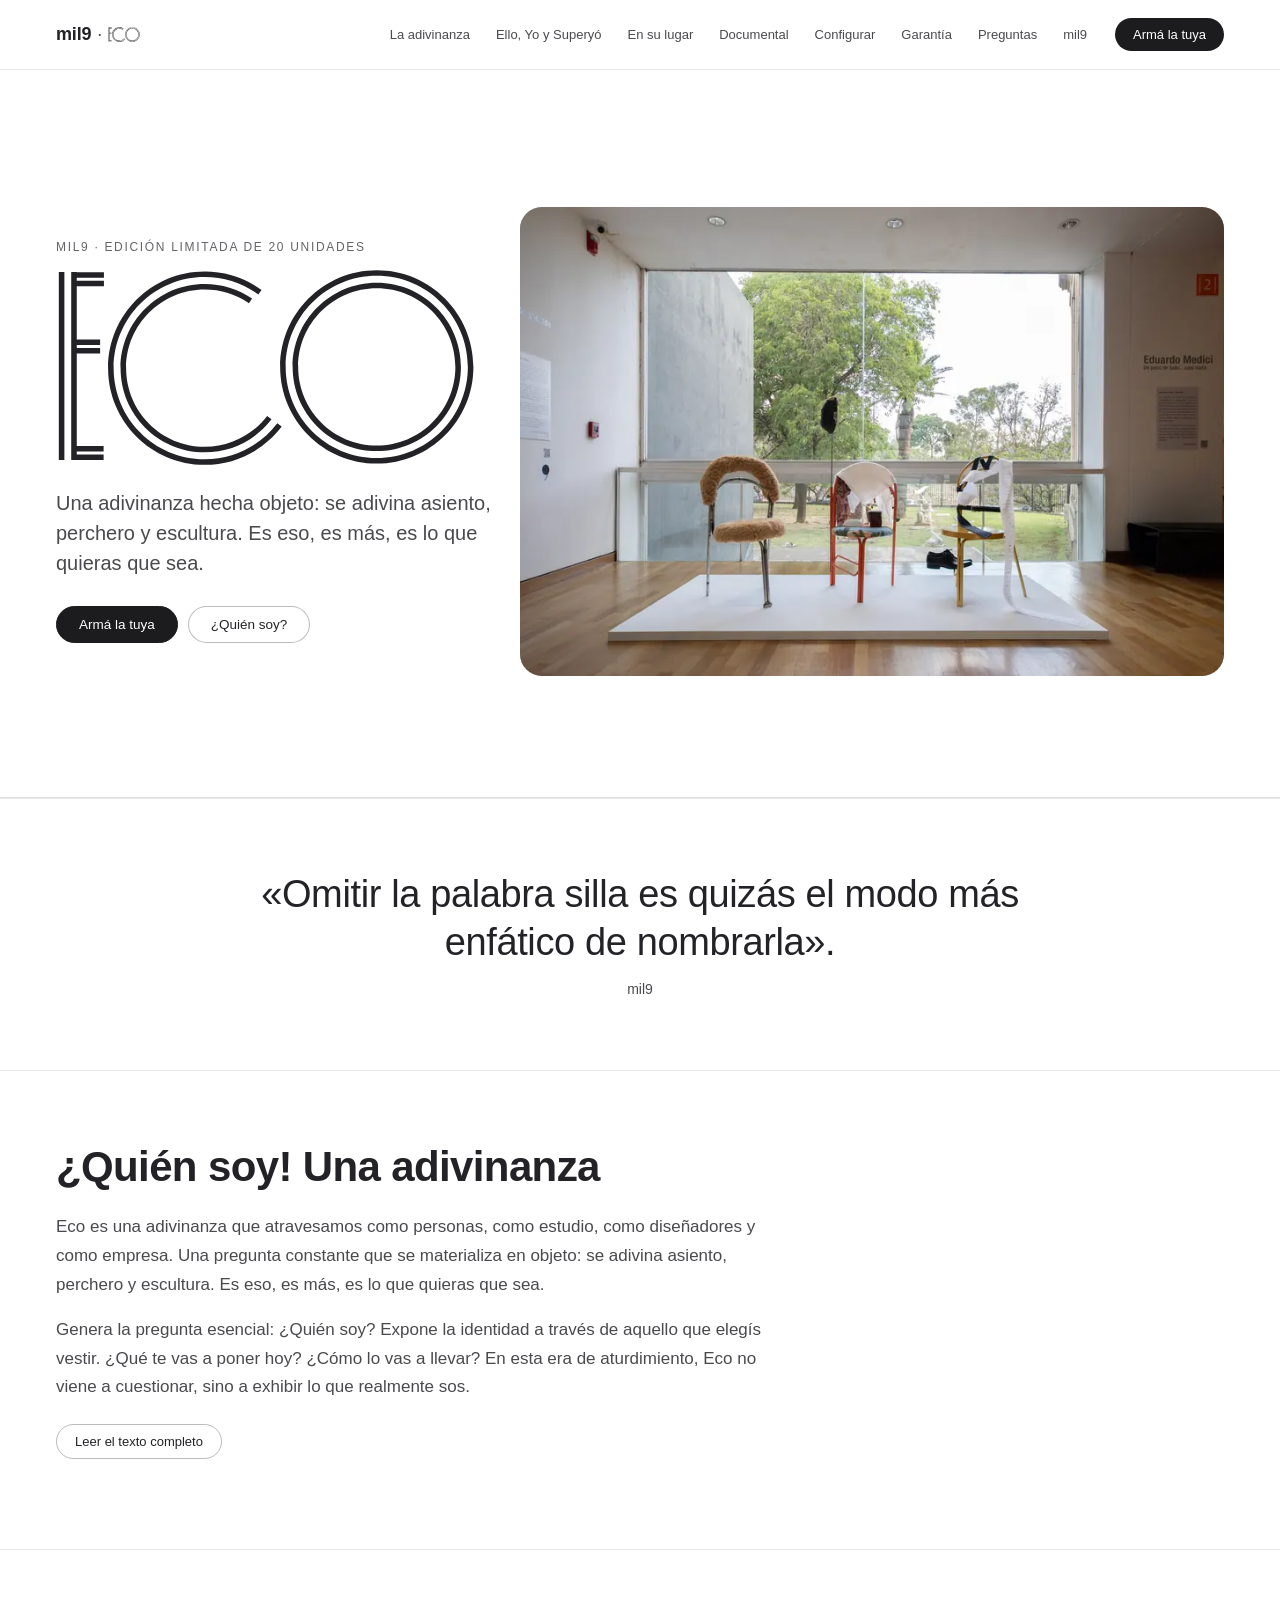
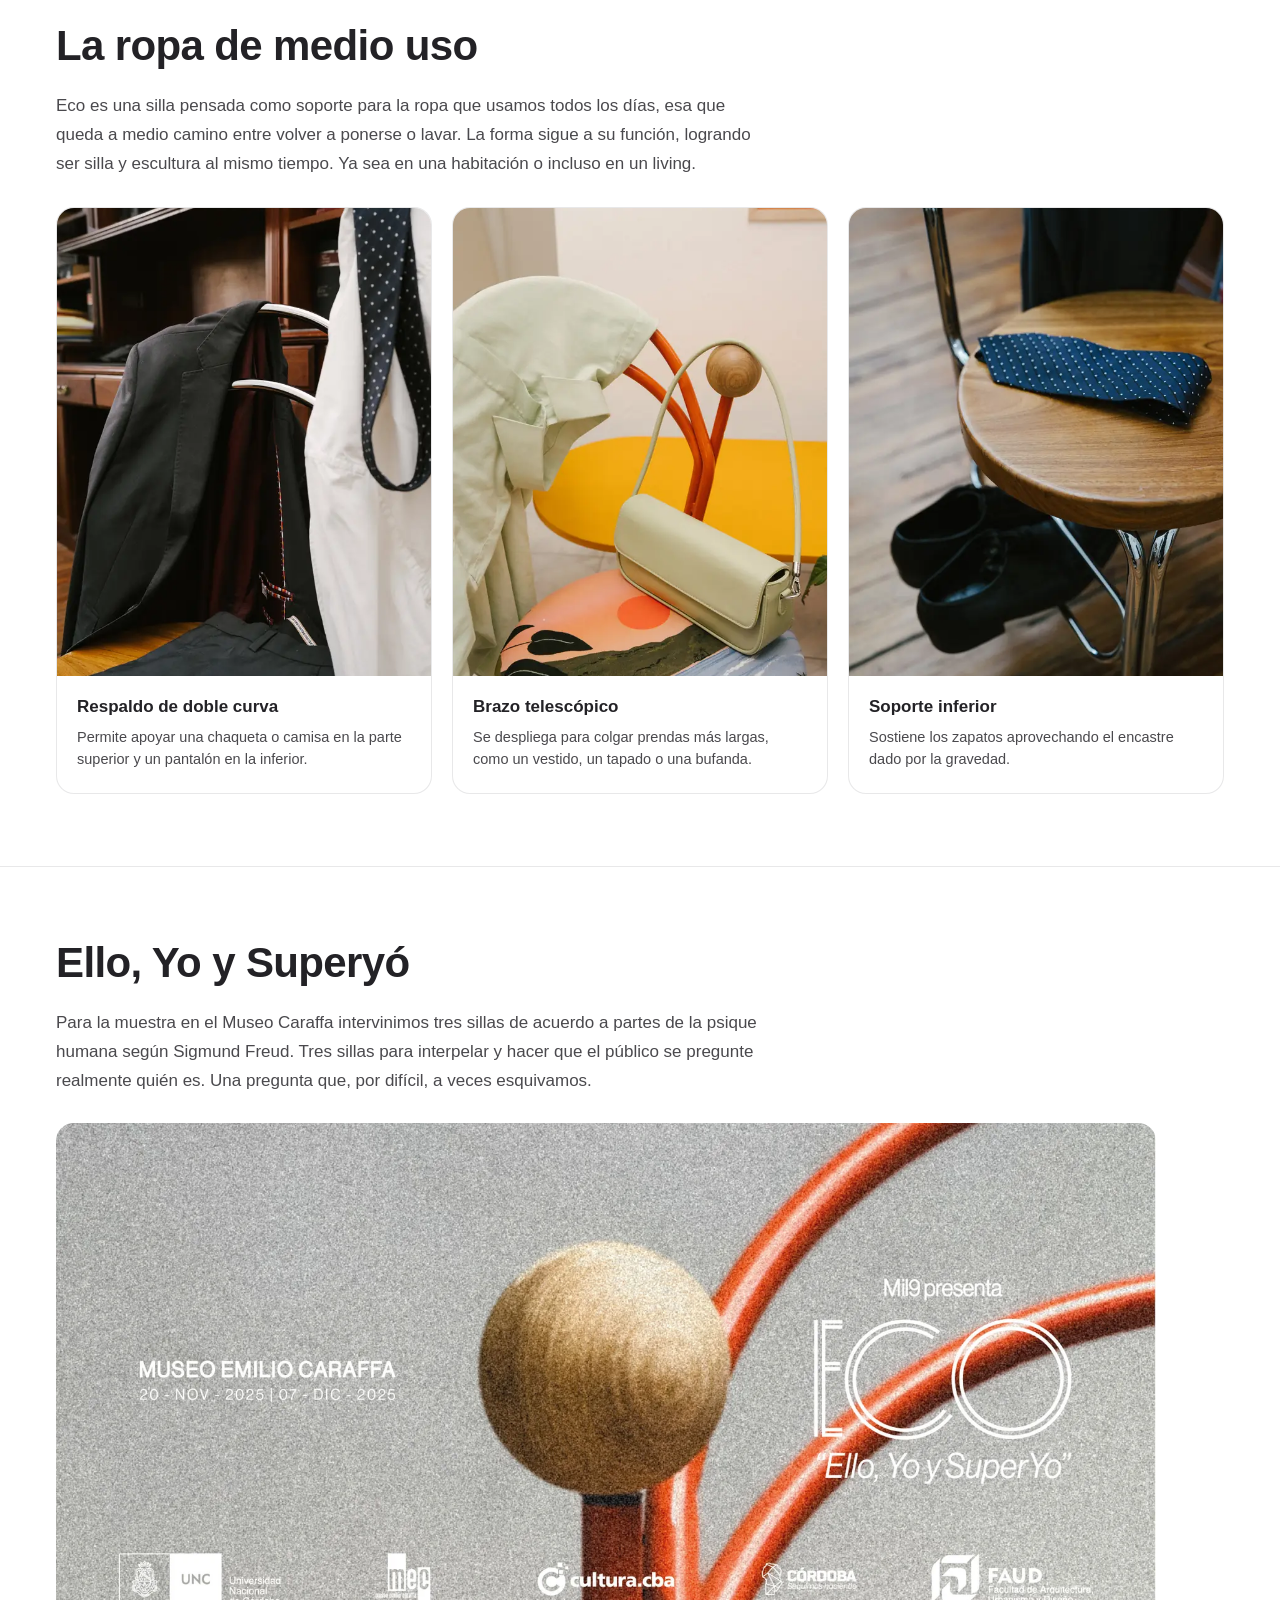
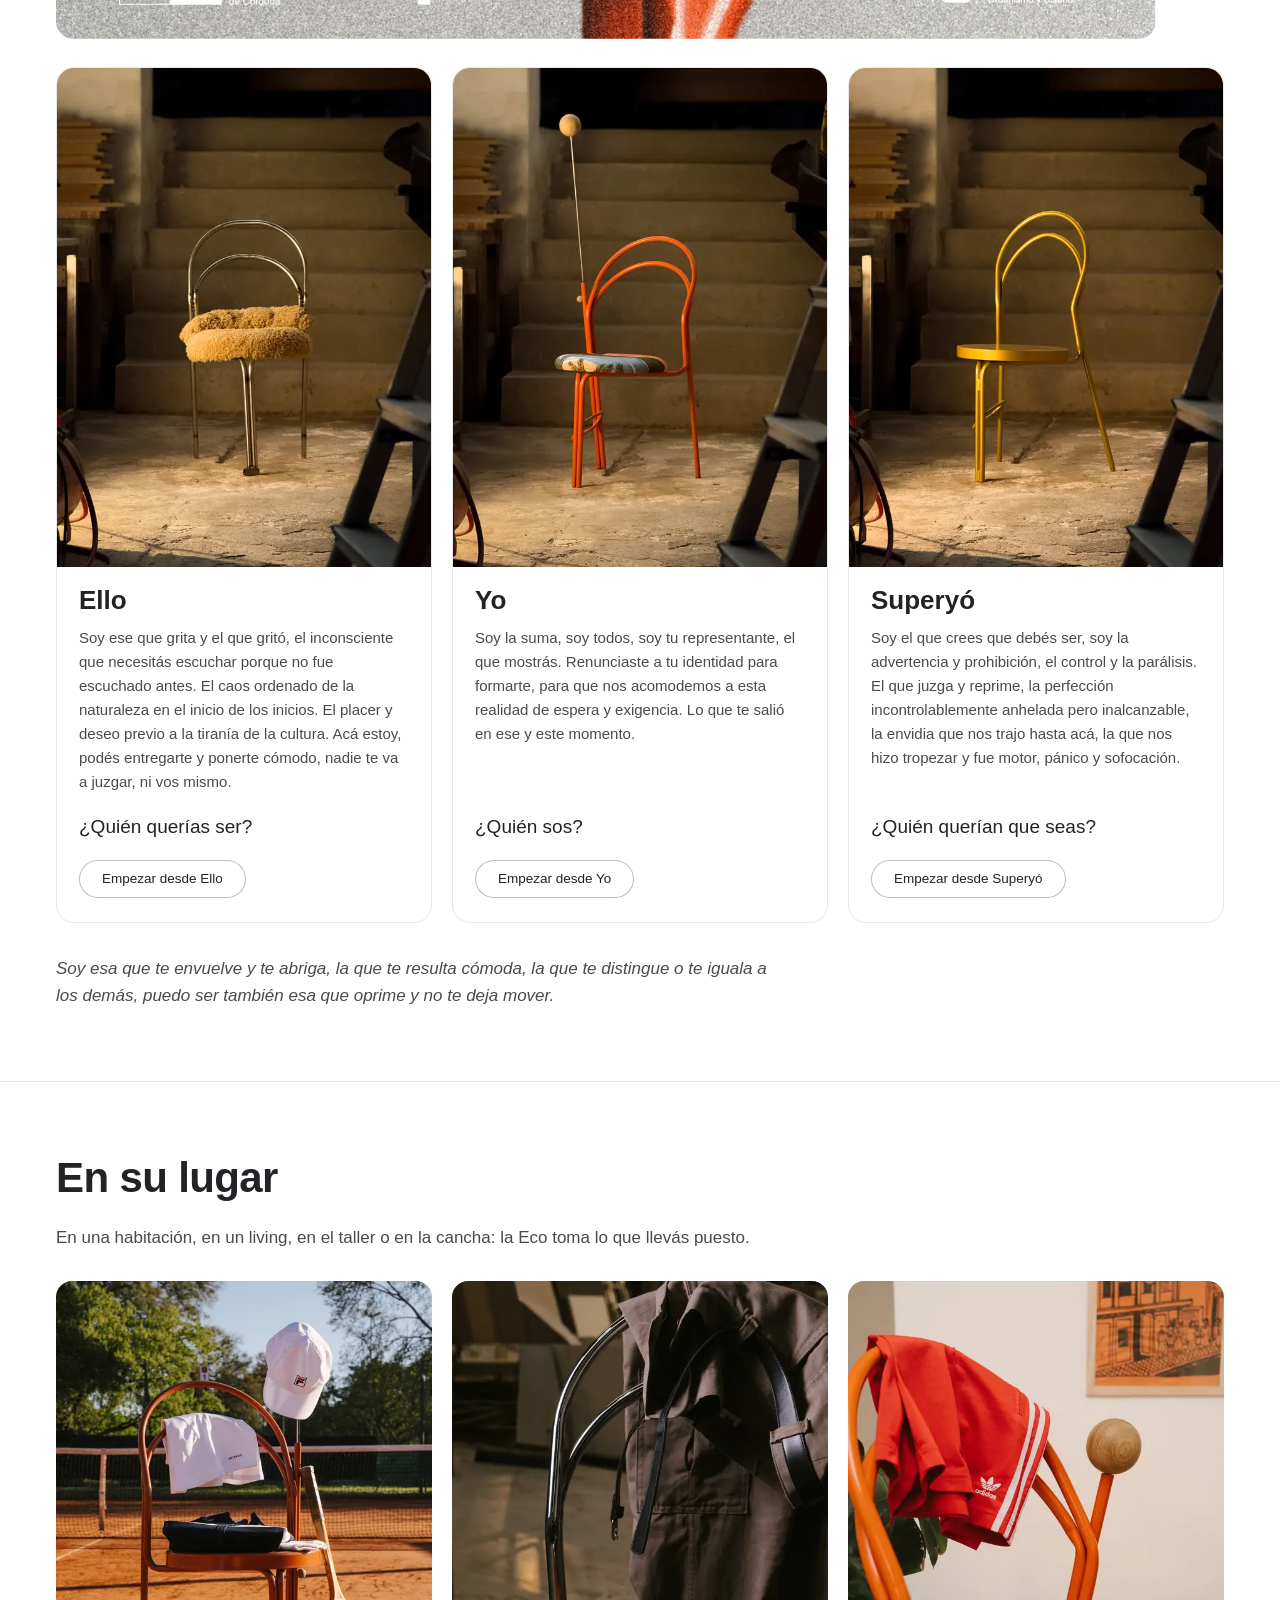
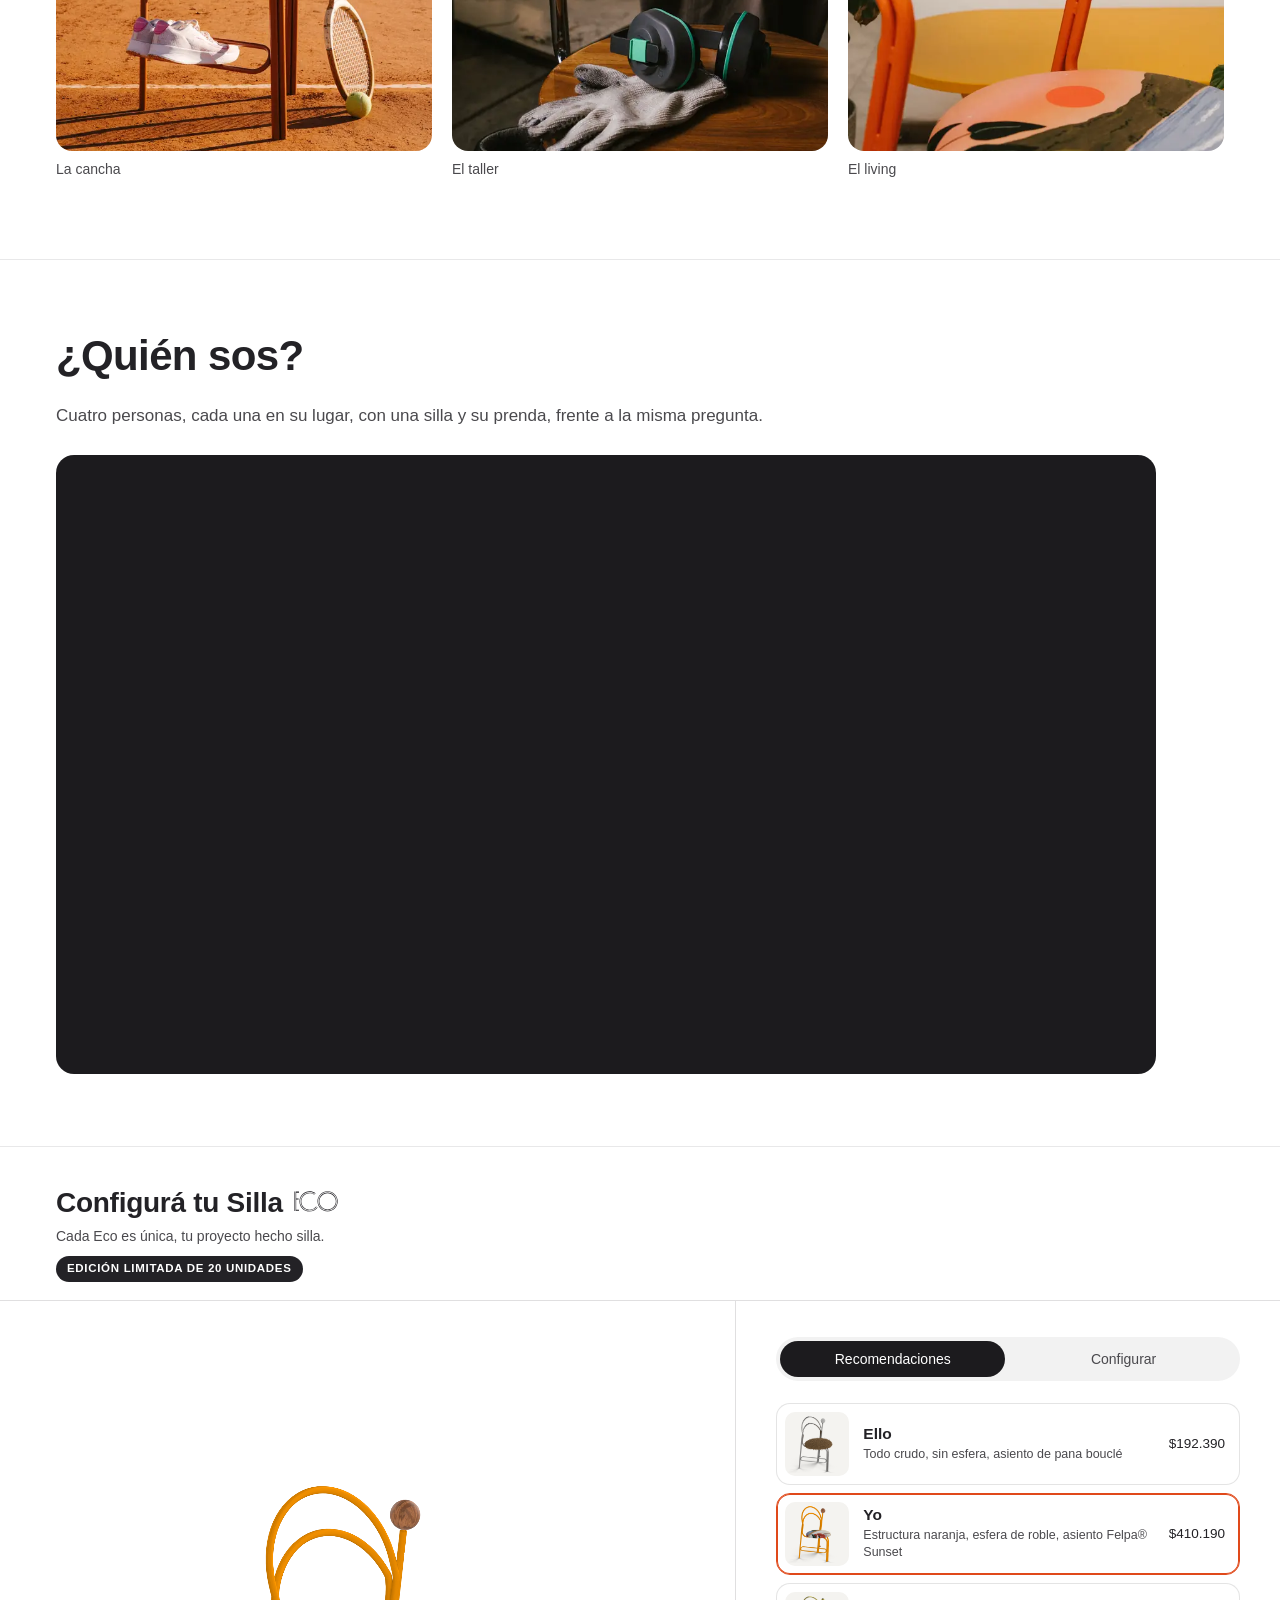
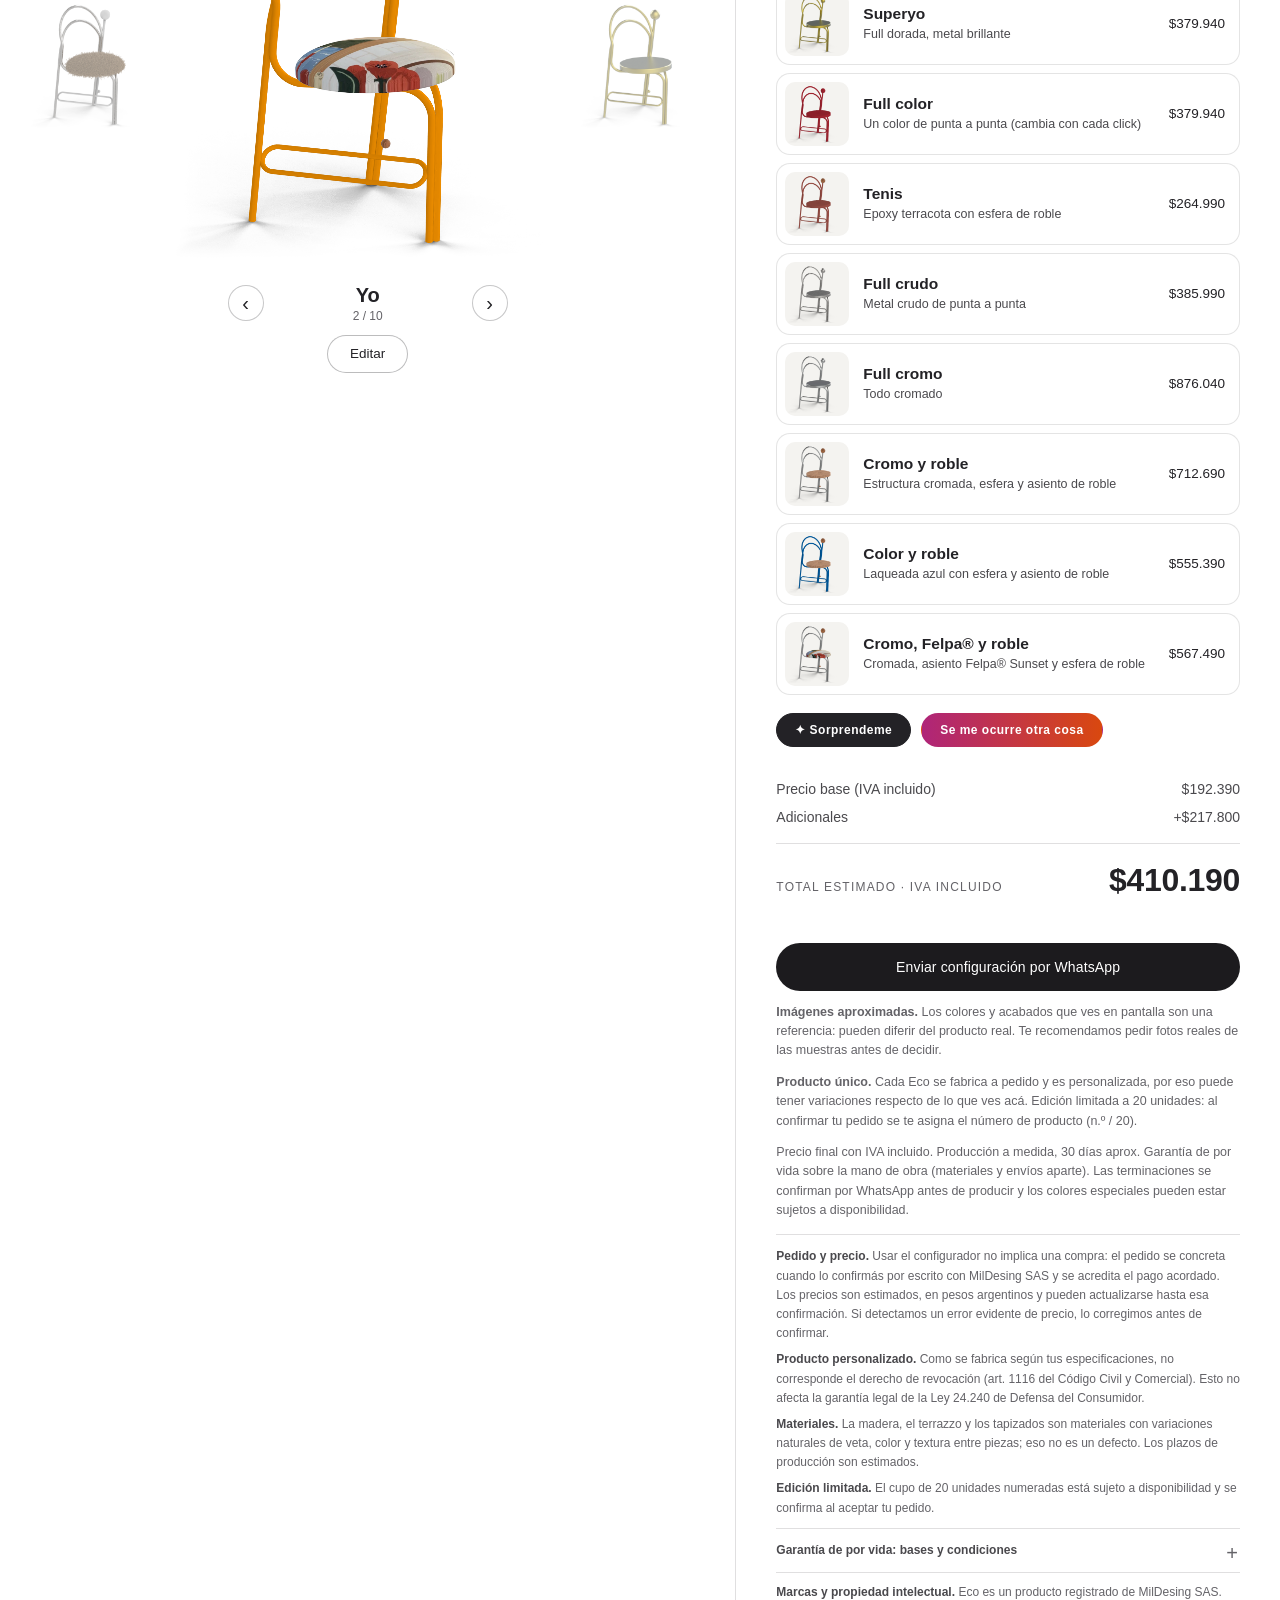
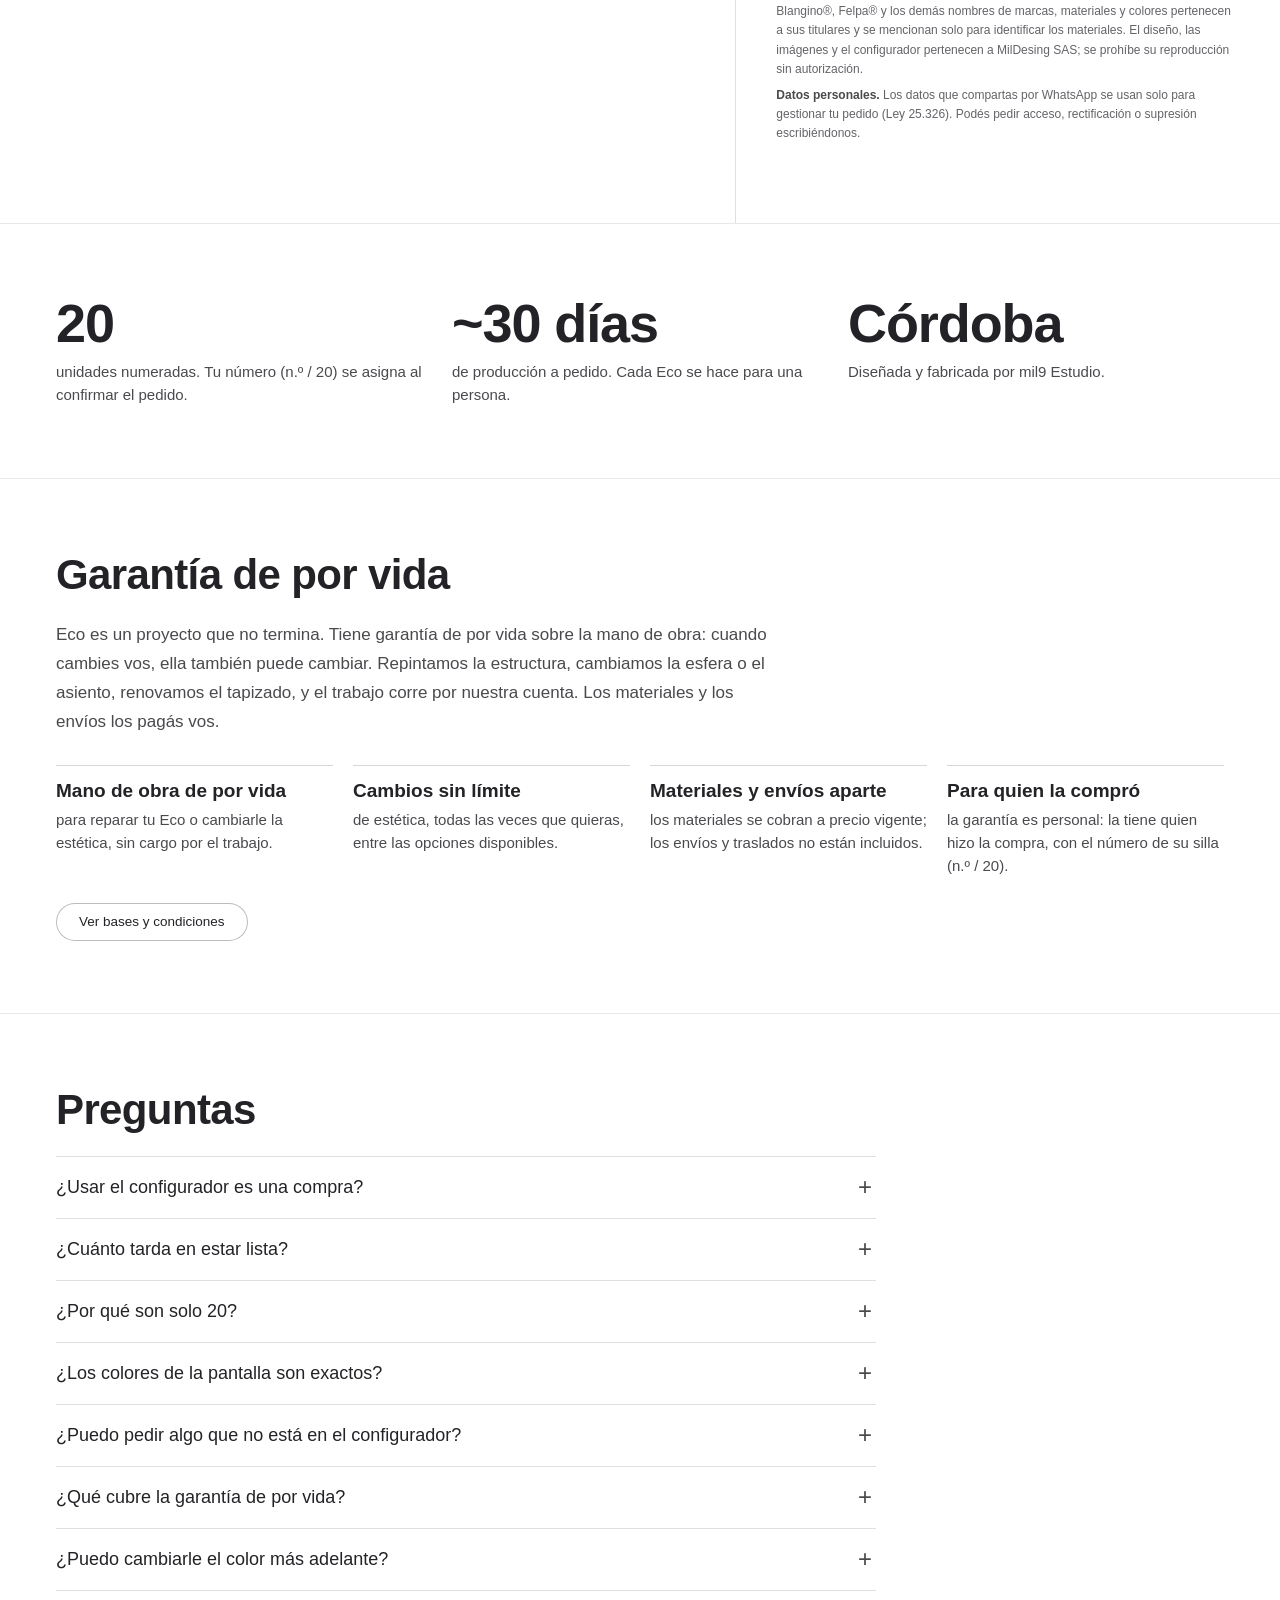
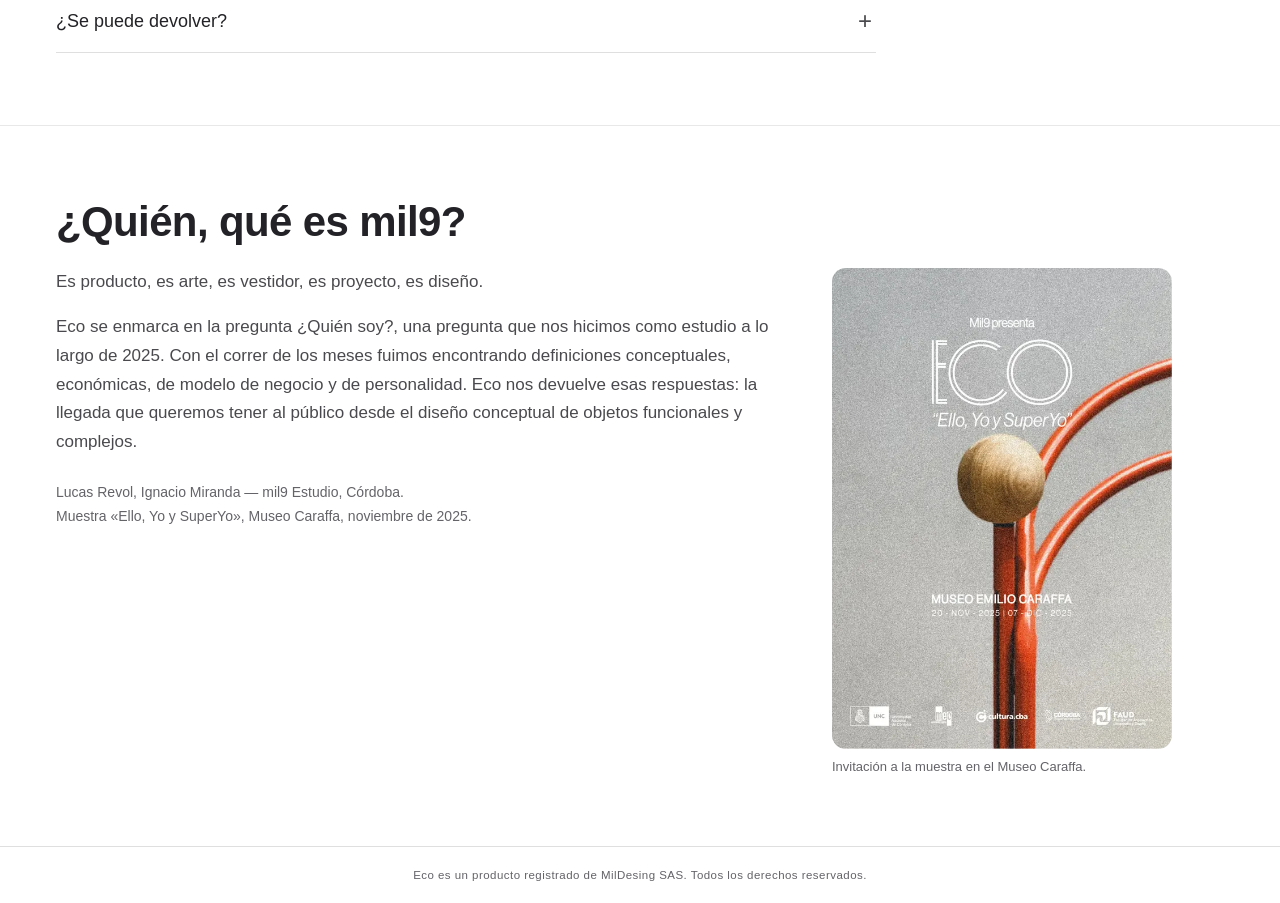
<file: index.html>
<!DOCTYPE html>
<html lang="es">
<head>
<meta charset="UTF-8">
<meta name="viewport" content="width=device-width, initial-scale=1">
<meta http-equiv="Content-Security-Policy" content="default-src 'self'; script-src 'self' 'unsafe-inline' https://connect.facebook.net; style-src 'self' 'unsafe-inline' https://fonts.googleapis.com; font-src 'self' https://fonts.gstatic.com; img-src 'self' data: blob: https://www.facebook.com; frame-src https://www.youtube-nocookie.com; connect-src 'self' https://www.facebook.com https://connect.facebook.net; object-src 'none'; base-uri 'none'; form-action 'none'">
<meta name="referrer" content="strict-origin-when-cross-origin">
<link rel="icon" href="eco-logo.svg" type="image/svg+xml">
<title>Eco — ¿Quién soy? · mil9</title>
<meta name="description" content="Eco, de mil9: una adivinanza hecha objeto. Se adivina asiento, perchero y escultura. Edición limitada de 20 unidades. Configurá la tuya.">
<meta property="og:title" content="Eco — ¿Quién soy? · mil9">
<meta property="og:description" content="Una adivinanza hecha objeto. Edición limitada de 20 unidades. Configurá la tuya.">
<meta property="og:image" content="https://eco.milnuevestudio.com/og-eco.jpg">
<meta property="og:image:width" content="1200">
<meta property="og:image:height" content="630">
<link rel="preconnect" href="https://fonts.googleapis.com">
<link rel="preconnect" href="https://fonts.gstatic.com" crossorigin>
<link href="https://fonts.googleapis.com/css2?family=Outfit:wght@400;500;600;700&display=swap" rel="stylesheet">
<style>
  :root{
    --bg:#ffffff;
    --ink:#232226;
    --ink-soft:#6b6a6e;
    --ink-faint:#9a989c;
    --line:rgba(35,34,38,.14);
    --panel:#f4f3f0;
    --accent:#e0491a;
    --accent-soft:#e8663d;
  }
  *{box-sizing:border-box;}
  body{
    margin:0;
    background:var(--bg);
    color:var(--ink);
    font-family: "Outfit", Helvetica, Arial, sans-serif;
    -webkit-font-smoothing:antialiased;
  }
  .topbar{
    background:#1c1b1e;
    color:#fff;
    text-align:center;
    font-size:10px;
    letter-spacing:.14em;
    text-transform:uppercase;
    padding:10px 0;
    border-bottom:1px solid var(--line);
  }
  header{
    display:flex;
    align-items:center;
    justify-content:space-between;
    padding:26px 56px;
    border-bottom:1px solid var(--line);
  }
  .logo{font-family:"Outfit", sans-serif; font-size:20px; letter-spacing:.01em; font-weight:600;}
  nav{display:flex; gap:36px; font-size:11px; letter-spacing:.14em; text-transform:uppercase; color:var(--ink-soft);}
  nav span{cursor:default; transition:color .15s ease;}
  .breadcrumb{padding:18px 56px 0; font-size:11px; color:var(--ink-faint); letter-spacing:.03em;}
  .hero-title{padding:10px 56px 44px;}
  .hero-title h1{font-family:"Outfit", sans-serif; font-size:40px; font-weight:600; margin:0 0 10px; letter-spacing:-.01em;}
  .hero-title p{font-size:14px; color:var(--ink-soft); max-width:460px; line-height:1.7; margin:0;}

  .configurator{
    display:grid;
    grid-template-columns: 1fr 1.25fr;
    gap:0;
    border-top:1px solid var(--line);
    align-items:start;
  }
  .preview{
    background:var(--panel);
    min-height:560px;
    display:flex;
    align-items:center;
    justify-content:center;
    position:sticky;
    top:0;
    padding:56px;
    box-shadow:inset 0 0 90px rgba(0,0,0,.07);
  }
  .preview-placeholder{
    width:100%;
    max-width:420px;
    aspect-ratio:1/1;
    border:1px dashed #c9c7c0;
    display:flex;
    align-items:center;
    justify-content:center;
    text-align:center;
    font-size:12px;
    color:#4a483f;
    letter-spacing:.04em;
    padding:24px;
  }
  .preview-imgwrap{ position:relative; width:100%; max-width:420px; aspect-ratio:1/1; }
  .preview-imgwrap img{ position:absolute; inset:0; width:100%; height:100%; object-fit:contain; }
  .preview-caption{
    position:absolute;
    bottom:32px;
    left:56px;
    right:56px;
    font-size:11px;
    color:#4a483f;
    letter-spacing:.05em;
  }

  .panel{padding:52px 56px 72px; border-left:1px solid var(--line);}

  .presets{padding-bottom:28px; border-bottom:1px solid var(--line); margin-bottom:12px;}
  .presets-label{font-size:11px; letter-spacing:.14em; text-transform:uppercase; color:var(--ink-faint); margin-bottom:12px;}
  .preset-row{display:flex; flex-wrap:wrap; gap:10px;}
  .preset-btn{
    padding:9px 18px; font-size:11px; letter-spacing:.04em; cursor:pointer;
    border:1px solid var(--line); border-radius:999px; background:transparent; color:var(--ink-soft);
    transition:border-color .15s ease, color .15s ease, background .15s ease;
  }
  .preset-btn:hover{border-color:var(--ink); color:var(--ink); background:var(--panel);}

  .step{border-bottom:1px solid var(--line);}
  .step-header{
    width:100%;
    background:none;
    border:none;
    padding:26px 0;
    display:flex;
    justify-content:space-between;
    align-items:center;
    cursor:pointer;
    text-align:left;
    font-family:inherit;
    color:inherit;
  }
  .step:first-child .step-header{padding-top:0;}
  .step-label{
    font-size:11px;
    letter-spacing:.14em;
    text-transform:uppercase;
    color:var(--ink-faint);
    margin-bottom:7px;
  }
  .step-current{font-size:16px;}
  .chevron{
    font-size:11px;
    color:var(--ink-soft);
    transition:transform .15s ease;
    margin-left:12px;
    flex-shrink:0;
  }
  .step.collapsed .chevron{transform:rotate(-90deg);}
  .step-body{padding-bottom:26px;}
  .step.collapsed .step-body{display:none;}

  .group-label{
    font-size:10px;
    letter-spacing:.08em;
    text-transform:uppercase;
    color:var(--ink-faint);
    margin:16px 0 10px;
  }
  .group-label:first-child{margin-top:0;}

  .swatches{display:flex; flex-wrap:wrap; gap:14px;}
  .swatch-cell{display:flex; flex-direction:column; align-items:center; gap:6px; width:70px;}
  .swatch-label{font-size:9.5px; color:var(--ink-faint); text-align:center; line-height:1.3;}
  .swatch-cell:has(.swatch.selected) .swatch-label{color:var(--ink); font-weight:500;}
  .swatch{
    width:44px;
    height:44px;
    border-radius:6px;
    border:1px solid var(--line);
    cursor:pointer;
    position:relative;
    padding:0;
    transition:border-color .15s ease, box-shadow .15s ease;
  }
  .swatch.selected{
    border-color:var(--accent);
    box-shadow:0 0 0 3px var(--bg), 0 0 0 4px rgba(224,73,26,.35);
  }
  .swatch.branch-active{
    border:1px dashed var(--ink-soft);
  }
  .swatch:hover{border-color:var(--ink-soft);}

  .sub-swatches{
    margin-top:12px;
    padding-top:12px;
    border-top:1px dashed var(--line);
    display:none;
  }
  .sub-swatches.open{display:block;}

  .family-toggle{display:flex; gap:26px; margin-bottom:18px; border-bottom:1px solid var(--line);}
  .family-toggle button{
    flex:none;
    padding:10px 1px;
    margin-bottom:-1px;
    font-size:12px;
    letter-spacing:.06em;
    text-transform:uppercase;
    border:none;
    border-bottom:2px solid transparent;
    background:none;
    color:var(--ink-faint);
    cursor:pointer;
    transition:color .15s ease, border-color .15s ease;
  }
  .family-toggle button:hover{color:var(--ink-soft);}
  .family-toggle button.active{color:var(--ink); border-bottom-color:var(--accent);}

  .summary{padding:28px 0 0;}
  .summary-line{display:flex; justify-content:space-between; font-size:13px; padding:6px 0; color:var(--ink-soft);}
  .summary-total{
    display:flex; justify-content:space-between; align-items:baseline;
    padding:18px 0; border-top:1px solid var(--line); margin-top:12px;
  }
  .summary-total .label{font-size:11px; letter-spacing:.1em; text-transform:uppercase; color:var(--ink-faint);}
  .summary-total .value{font-family:"Outfit", sans-serif; font-size:32px; font-weight:600; color:var(--ink); letter-spacing:-.01em;}
  .cta{
    width:100%; margin-top:26px; padding:16px 24px; background:#1c1b1e; color:#fff;
    border:none; border-radius:999px; font-size:14px; letter-spacing:.01em; text-transform:none; cursor:pointer; font-weight:500;
    transition:background .2s ease;
  }
  .cta:hover{background:var(--accent);}
  .fine-print{font-size:10px; color:var(--ink-faint); margin-top:12px; line-height:1.6;}

  footer{padding:22px 56px; border-top:1px solid var(--line); font-size:10px; color:var(--ink-faint); text-align:center; letter-spacing:.04em;}
  .draft-note{background:transparent; border-bottom:1px solid var(--line); color:var(--ink-faint); font-size:10.5px; padding:9px 56px; letter-spacing:.01em;}

  .modal-overlay{
    display:none; position:fixed; inset:0; background:rgba(0,0,0,.78);
    align-items:center; justify-content:center; z-index:50; padding:20px;
  }
  .modal-overlay.open{display:flex;}
  .modal-card{background:var(--bg); border:1px solid var(--line); border-radius:14px; max-width:380px; width:100%; padding:32px; box-shadow:0 20px 60px rgba(0,0,0,.15);}
  .modal-title{font-family:"Outfit", sans-serif; font-size:19px; font-weight:600; margin-bottom:4px;}
  .modal-sub{font-size:12px; color:var(--ink-soft); margin-bottom:20px;}
  .modal-lines{font-size:13px; border-top:1px solid var(--line); border-bottom:1px solid var(--line); padding:16px 0; margin-bottom:16px; display:flex; flex-direction:column; gap:9px;}
  .modal-lines .row{display:flex; justify-content:space-between; gap:12px; color:var(--ink-soft);}
  .modal-lines .row strong{color:var(--ink); font-weight:500; text-align:right;}
  .modal-total{display:flex; justify-content:space-between; font-size:16px; margin-bottom:24px;}
  .modal-actions{display:flex; gap:10px;}
  .modal-btn{flex:1; padding:13px; font-size:13px; letter-spacing:.01em; text-transform:none; cursor:pointer; border:1px solid var(--line); border-radius:999px; background:transparent; color:var(--ink);}
  .modal-btn.solid{background:#1c1b1e; color:#fff; border-color:#1c1b1e;}

  @media (max-width: 860px){
    .configurator{grid-template-columns:1fr;}
    .panel{border-left:none; border-top:1px solid var(--line); padding:32px 24px 52px;}
    header{padding-left:24px; padding-right:24px;}
    .hero-title, .breadcrumb, .draft-note, .topbar, footer{padding-left:24px; padding-right:24px;}
    .preview{position:relative; min-height:auto; padding:32px;}
    nav{display:none;}
    .hero-title h1{font-size:30px;}
    .swatch{width:46px; height:46px;}
    .swatch-label{font-size:10px;}
  }

  @media (max-width: 480px){
    .hero-title h1{font-size:25px;}
    .hero-title p{font-size:13px;}
    .summary-total .value{font-size:27px;}
    .swatch-cell{width:60px;}
    .modal-card{padding:22px;}
    .preview-caption{left:24px; right:24px; bottom:18px;}
  }
  .preview-imgwrap canvas{position:absolute; inset:0; width:100%; height:100%;}
  .family-toggle button:disabled{pointer-events:none;}
  .step-label{font-size:21px !important; letter-spacing:-.01em !important; text-transform:none !important; color:var(--ink) !important; font-weight:600; margin-bottom:5px !important;}
  .step-current{font-size:14px !important; color:var(--ink-soft);}
  .step-header{padding:30px 0 !important;}
  .preview{background:transparent !important; box-shadow:none !important;}
  @media (max-width:480px){.step-label{font-size:19px !important;}}
  @property --wash{syntax:"<color>"; inherits:true; initial-value:#ffffff;}
  @property --title{syntax:"<color>"; inherits:true; initial-value:#232226;}
  html{--wash:#ffffff; --title:#232226; transition:--wash .8s ease, --title .8s ease;}
  html{background:var(--wash) !important;}
  body{background:transparent !important;}
  #sphereWrap{position:absolute; inset:0; pointer-events:none;}
  #sphereCanvas{position:absolute; inset:0; width:100%; height:100%;}
  .chair-tag{position:absolute; top:24px; left:28px; max-width:170px; z-index:2; pointer-events:none;}
  .chair-name{font-family:"Outfit",sans-serif; font-size:20px; font-weight:600; letter-spacing:-.01em; line-height:1.15; color:var(--title);}
  .chair-code{font-size:11px; letter-spacing:.14em; text-transform:uppercase; color:var(--ink-faint); margin-top:6px;}
  .hero-title p{display:flex; flex-wrap:wrap; align-items:center; justify-content:flex-start; text-align:left; gap:8px 12px;}
  .fine-print.legal{margin-top:14px; padding-top:12px; border-top:1px solid rgba(35,34,38,.14);}
  .fine-print.legal p{font-size:10.5px; line-height:1.55; margin:0 0 7px; color:var(--ink-faint);}
  .fine-print.legal strong{color:var(--ink-soft);}
  .stock-pill{display:inline-block; margin:0; padding:3px 11px; border-radius:999px; background:var(--ink); color:var(--wash); font-size:11.5px; font-weight:600; letter-spacing:.06em; text-transform:uppercase;}
  .preset-btn.mixcta{background:linear-gradient(90deg,#af2579,#d9480f) !important; color:#fff !important; border-color:transparent !important; font-weight:600;}
  .preset-btn.surprise{background:var(--ink) !important; color:var(--wash) !important; border-color:var(--ink) !important; font-weight:600;}
  .odo{display:inline-flex; align-items:flex-start; height:1.15em; line-height:1.15em; overflow:hidden; font-variant-numeric:tabular-nums; vertical-align:bottom;}
  .summary-total .value.odo.inf{font-size:58px !important; height:1em; line-height:1em;}
  @media (max-width:860px){.summary-total .value.odo.inf{font-size:46px !important;}}
  .odo.inf .odo-sep{height:1em; line-height:1em;}
  .odo-col{display:inline-block; height:1.15em; overflow:hidden;}
  .odo-strip{display:block; transition:transform .9s cubic-bezier(.2,.9,.25,1);}
  .odo-strip i{display:block; height:1.15em; line-height:1.15em; font-style:normal;}
  .odo-sep{display:inline-block; height:1.15em;}
  @media (prefers-reduced-motion:reduce){.odo-strip{transition:none;}}
  .hero-title h1,.step-label{color:var(--title) !important;}
  .configurator,.panel,.step,.presets,footer{border-color:rgba(35,34,38,.14);}
  .preset-btn{background:rgba(255,255,255,.55);}
  .breadcrumb{font-size:12.5px !important;}
  .presets-label,.step-label+*{font-size:12px;}
  .presets-label{font-size:12px !important; letter-spacing:.12em;}
  .group-label{font-size:11.5px !important; opacity:1 !important;}
  .swatch-label{font-size:11px !important; line-height:1.3;}
  .swatch-cell:has(.swatch.selected) .swatch-label{color:var(--ink) !important; font-weight:600;}
  .fine-print{font-size:11.5px !important; line-height:1.65;}
  .summary-line{font-size:14px !important;}
  .summary-total .label{font-size:12px !important;}
  footer{font-size:11.5px !important;}
  .preset-btn{font-size:12px !important; color:var(--ink-soft) !important; border-color:rgba(35,34,38,.3) !important;}
  .hero-title p{color:var(--ink-soft) !important; font-size:15px !important;}
  @media (max-width:860px){
    .preview{flex-direction:column !important; padding:20px 16px 26px !important; min-height:0 !important;}
    .preview-imgwrap{max-width:420px !important; margin:0 auto;}
    .chair-tag{position:static !important; max-width:none !important; text-align:center; margin-top:14px;}
    .preview-caption{position:static !important; left:auto !important; right:auto !important; bottom:auto !important; margin:14px 4px 0; text-align:center; font-size:12.5px !important; line-height:1.5; color:var(--ink-soft) !important; letter-spacing:.01em;}
    .hero-title{padding-bottom:24px !important;}
    .panel{padding:26px 20px 48px !important;}
    .step-header{padding:24px 0 !important;}
    .swatches{gap:12px 10px !important;}
    .swatch-cell{width:64px !important;}
    .summary-total .value{font-size:28px !important;}
  }

  /* ================= página con historia ================= */
  html{scroll-behavior:smooth; scroll-padding-top:72px;}
  @media (prefers-reduced-motion:reduce){html{scroll-behavior:auto;}}
  a{color:inherit;}
  .pill-btn{display:inline-flex; align-items:center; justify-content:center; padding:11px 22px; border-radius:999px; border:1px solid rgba(35,34,38,.3); background:rgba(255,255,255,.55); color:var(--ink); font:500 13.5px/1 "Outfit",sans-serif; text-decoration:none; cursor:pointer; transition:background .2s ease, color .2s ease, border-color .2s ease;}
  .pill-btn:hover{border-color:var(--ink);}
  .pill-btn.solid{background:#1c1b1e; color:#fff; border-color:#1c1b1e;}
  .pill-btn.solid:hover{background:var(--accent); border-color:var(--accent);}

  nav.sitenav{text-transform:none; letter-spacing:normal; font-size:13px; color:var(--ink);}
  @media (max-width:860px){nav.sitenav{display:flex;}}
  .sitenav{position:sticky; top:0; z-index:40; display:flex; align-items:center; gap:28px; padding:14px 56px; background:color-mix(in srgb, var(--wash) 86%, transparent); backdrop-filter:blur(10px); -webkit-backdrop-filter:blur(10px); border-bottom:1px solid rgba(35,34,38,.1);}
  .sitenav-brand{font-weight:700; font-size:18px; text-decoration:none; color:var(--title); letter-spacing:-.01em;}
  .sitenav-brand span{font-weight:500; color:var(--ink-soft);}
  /* logo ECO (vector, toma el color del texto) */
  .eco-logo{display:inline-block; fill:currentColor; aspect-ratio:378/178; height:1em; width:auto; vertical-align:baseline;}
  .sitenav-brand{display:inline-flex; align-items:center; gap:6px;}
  .sitenav-brand .eco-logo{height:15px; width:32px; color:var(--title);}
  .eco-h1 .eco-logo{height:auto; width:min(100%, 420px); display:block;}
  .eco-inline{height:.74em; width:calc(.74em * 378 / 178); margin-left:.12em;}
  .inv-banner{margin:28px 0 0; max-width:1100px;}
  .inv-banner img{display:block; width:100%; height:auto; border-radius:18px;}
  .sitenav-links{display:flex; gap:26px; margin-left:auto;}
  .sitenav-links a{font-size:13px; text-decoration:none; color:var(--ink-soft);}
  .sitenav-links a:hover{color:var(--ink);}
  .sitenav-links a.on{color:var(--title); font-weight:600;}
  @media (max-width:1100px){ .sitenav-links a.on{background:#1c1b1e; border-color:#1c1b1e; color:#fff;} }
  .sitenav-cta{padding:9px 18px; border-radius:999px; background:#1c1b1e; color:#fff; text-decoration:none; font-size:13px; font-weight:500;}
  .sitenav-cta:hover{background:var(--accent);}

  .hero{display:grid; grid-template-columns:1fr 1.25fr; align-items:center; gap:24px; padding:40px 56px 24px; min-height:calc(88vh - 64px);}
  .kicker{font-size:12px; letter-spacing:.14em; text-transform:uppercase; color:var(--ink-faint); margin-bottom:14px;}
  .hero h1{font-size:clamp(72px,11vw,148px); line-height:.9; margin:0 0 22px; font-weight:700; letter-spacing:-.04em; color:var(--title);}
  .hero-lead{font-size:20px; line-height:1.5; color:var(--ink-soft); max-width:440px; margin:0 0 28px;}
  .hero-actions{display:flex; flex-wrap:wrap; gap:10px;}
  .hero{grid-template-columns:1fr 1.6fr;}
  .hero-photo{margin:0; align-self:center; border-radius:22px; overflow:hidden; background:#b9b7b2; aspect-ratio:3/2; max-height:calc(88vh - 104px); animation:photoIn 1s cubic-bezier(.2,.8,.2,1) both;}
  .hero-photo img{display:block; width:100%; height:100%; object-fit:cover; object-position:50% 60%;}
  @keyframes photoIn{from{opacity:0; transform:scale(.98);}to{opacity:1; transform:none;}}
  @media (prefers-reduced-motion:reduce){.hero-photo{animation:none;}}
  img{max-width:100%;}

  .quote{padding:72px 56px; text-align:center; border-top:1px solid rgba(35,34,38,.1);}
  .quote blockquote{margin:0 auto 14px; max-width:820px; font-size:clamp(24px,3.4vw,38px); line-height:1.25; font-weight:500; letter-spacing:-.01em; color:var(--title);}
  .quote cite{font-style:normal; font-size:14px; color:var(--ink-soft);}

  .block{padding:72px 56px; border-top:1px solid rgba(35,34,38,.1);}
  .block h2{font-size:clamp(28px,3.6vw,42px); font-weight:600; letter-spacing:-.015em; margin:0 0 22px; color:var(--title);}
  .prose{max-width:720px;}
  .prose p{font-size:17px; line-height:1.7; color:var(--ink-soft); margin:0 0 16px;}
  .more summary{cursor:pointer; display:inline-flex; padding:9px 18px; border-radius:999px; border:1px solid rgba(35,34,38,.3); font-size:13px; color:var(--ink); list-style:none; margin:6px 0 18px;}
  .more summary::-webkit-details-marker{display:none;}
  .more[open] summary{display:none;}

  .uses{display:grid; grid-template-columns:repeat(3,1fr); gap:20px; margin-top:28px;}
  .use{margin:0; background:rgba(255,255,255,.5); border:1px solid rgba(35,34,38,.1); border-radius:18px; overflow:hidden;}
  .use img{display:block; width:100%; height:auto; aspect-ratio:4/5; object-fit:cover; background:#e9e6e0;}
  .use figcaption{padding:18px 20px 22px; font-size:14.5px; line-height:1.55; color:var(--ink-soft);}
  .use figcaption strong{display:block; font-size:17px; color:var(--ink); font-weight:600; margin-bottom:6px;}

  .psyche{display:grid; grid-template-columns:repeat(3,1fr); gap:20px; margin-top:28px;}
  .psy{display:flex; flex-direction:column; background:rgba(255,255,255,.5); border:1px solid rgba(35,34,38,.1); border-radius:18px; padding:0 22px 24px; overflow:hidden;}
  .psy-img{display:block; width:calc(100% + 44px); max-width:none; margin:0 -22px 4px; height:auto; aspect-ratio:3/4; object-fit:cover; background:#e9e6e0;}
  .psy h3{font-size:26px; margin:14px 0 10px; font-weight:600; color:var(--title);}
  .psy p{font-size:15px; line-height:1.6; color:var(--ink-soft); margin:0 0 12px;}
  .psy .psy-q{font-size:19px; color:var(--ink); font-weight:500; margin:auto 0 18px; padding-top:6px;}
  .psy .pill-btn{align-self:flex-start;}
  .psy-coda{max-width:720px; margin:32px 0 0; font-size:17px; line-height:1.6; color:var(--ink-soft); font-style:italic;}

  .video{position:relative; aspect-ratio:16/9; max-width:1100px; border-radius:18px; overflow:hidden; background:#1c1b1e; margin-top:24px;}
  .video iframe{position:absolute; inset:0; width:100%; height:100%; border:0;}

  .facts{display:grid; grid-template-columns:repeat(3,1fr); gap:20px;}
  .fact strong{display:block; font-size:clamp(34px,4.4vw,54px); font-weight:700; letter-spacing:-.02em; color:var(--title); line-height:1; margin-bottom:10px;}
  .fact span{font-size:15px; line-height:1.55; color:var(--ink-soft);}

  .faq{max-width:820px; border-top:1px solid rgba(35,34,38,.14);}
  .faq details{border-bottom:1px solid rgba(35,34,38,.14);}
  .faq summary{cursor:pointer; list-style:none; padding:20px 36px 20px 0; position:relative; font-size:18px; font-weight:500; color:var(--ink);}
  .faq summary::-webkit-details-marker{display:none;}
  .faq summary::after{content:"+"; position:absolute; right:4px; top:16px; font-size:24px; font-weight:300; color:var(--ink-soft); transition:transform .2s ease;}
  .faq details[open] summary::after{transform:rotate(45deg);}
  .faq details p{margin:0 0 22px; font-size:15.5px; line-height:1.65; color:var(--ink-soft); max-width:700px;}
  .about-sign{font-size:14px !important; color:var(--ink-faint) !important; margin-top:24px !important;}
  .warranty{list-style:none; padding:0; margin:28px 0 26px; display:grid; grid-template-columns:repeat(4,1fr); gap:20px;}
  .warranty li{border-top:1px solid rgba(35,34,38,.18); padding-top:14px;}
  .warranty strong{display:block; font-size:19px; font-weight:600; color:var(--title); margin-bottom:6px;}
  .warranty span{font-size:15px; line-height:1.55; color:var(--ink-soft);}
  .bases{border-top:1px solid rgba(35,34,38,.14); border-bottom:1px solid rgba(35,34,38,.14); margin:10px 0;}
  .bases summary{cursor:pointer; list-style:none; position:relative; padding:12px 28px 12px 0;}
  .bases summary::-webkit-details-marker{display:none;}
  .bases summary::after{content:"+"; position:absolute; right:2px; top:8px; font-size:20px; font-weight:300; transition:transform .2s ease;}
  .bases[open] summary::after{transform:rotate(45deg);}
  .bases ol{margin:2px 0 12px; padding-left:18px;}
  .bases li{margin-bottom:8px;}
  #bases-garantia{scroll-margin-top:80px;}
  @media (max-width:860px){.warranty{grid-template-columns:1fr 1fr; gap:18px 16px;}}
  @media (max-width:420px){.warranty{grid-template-columns:1fr;}}
  .about-grid{display:grid; grid-template-columns:minmax(0,720px) minmax(0,340px); gap:56px; align-items:start;}
  .about-inv{margin:0;}
  .about-inv img{display:block; width:100%; height:auto; border-radius:14px;}
  .about-inv figcaption{font-size:13px; color:var(--ink-faint); margin-top:10px;}

  /* galería con deslizamiento (en el teléfono se pasa con el dedo) */
  .gallery{display:grid; grid-auto-flow:column; grid-auto-columns:calc((100% - 40px) / 3); gap:20px; margin-top:28px; overflow-x:auto; scroll-snap-type:x mandatory; scrollbar-width:thin; padding-bottom:10px; overscroll-behavior-x:contain;}
  .gallery figure{margin:0; scroll-snap-align:start;}
  .gallery img{display:block; width:100%; height:auto; aspect-ratio:4/5; object-fit:cover; border-radius:16px; background:#e9e6e0;}
  .gallery figcaption{font-size:14px; color:var(--ink-soft); margin-top:10px;}
  .gallery:focus-visible{outline:2px solid var(--accent); outline-offset:4px;}

  /* ================= configurador: visor + carrusel ================= */
  /* título del configurador compacto: "Armá la tuya" salta directo al configurador y la silla queda a la vista */
  .hero-title{padding-top:40px !important; padding-bottom:18px !important; border-top:1px solid rgba(35,34,38,.1);}
  .hero-title h1{font-size:28px !important; margin-bottom:6px !important;}
  .hero-title p{font-size:14px !important;}
  @media (max-width:860px){
    .hero-title{padding-top:30px !important; padding-bottom:12px !important;}
    .hero-title h1{font-size:23px !important;}
    .hero-title p{font-size:13.5px !important;}
  }
  .configurator{grid-template-columns:1.35fr 1fr !important;}
  .preview{position:sticky !important; top:var(--nav-h, 58px) !important; flex-direction:column; min-height:calc(100vh - var(--nav-h, 58px)) !important; padding:28px 24px !important; gap:10px;}
  .viewer{position:relative; display:flex; align-items:center; justify-content:center; width:100%;}
  .preview-imgwrap{max-width:560px !important; overflow:hidden; border-radius:12px; flex:1 1 auto;}
  .stage{position:absolute; inset:0; transform-origin:0 0; transition:transform .75s cubic-bezier(.2,.8,.2,1); will-change:transform;}
  @media (prefers-reduced-motion:reduce){.stage{transition:none;}}
  .car-side{flex:0 0 0; width:0; opacity:0; padding:0; border:0; background:none; cursor:pointer; overflow:hidden; transition:flex-basis .5s ease, opacity .4s ease;}
  .car-side img{width:100%; display:block; filter:saturate(.9); transition:transform .3s ease;}
  .car-side:hover img{transform:scale(1.04);}
  .preview.mode-rec .car-side{flex-basis:20%; opacity:.55;}
  .preview.mode-rec .car-side:hover{opacity:.9;}
  .car-prev img{transform-origin:right center;}
  .car-meta{display:flex; align-items:center; justify-content:center; gap:14px; min-height:44px;}
  .car-name{display:flex; flex-direction:column; align-items:center; text-align:center; min-width:180px;}
  .car-name span{font-size:20px; font-weight:600; color:var(--title); letter-spacing:-.01em;}
  .car-name small{font-size:12px; color:var(--ink-faint); margin-top:2px;}
  .car-arrow{width:36px; height:36px; border-radius:999px; border:1px solid rgba(35,34,38,.25); background:rgba(255,255,255,.6); font-size:20px; line-height:1; cursor:pointer; color:var(--ink); display:none;}
  .preview.mode-rec .car-arrow{display:inline-flex; align-items:center; justify-content:center;}
  .car-edit{display:none;}
  .preview.mode-rec .car-edit{display:inline-flex;}
  .preview .preview-caption{position:static !important; text-align:center; max-width:560px; font-size:12px !important; color:var(--ink-soft) !important; line-height:1.5;}
  .preview.mode-rec .preview-caption{display:none;}

  /* ================= panel: pestañas, recomendaciones, filas, subpantallas ================= */
  .panel{padding:36px 40px 72px !important;}
  .ptabs{display:flex; gap:6px; padding:4px; border-radius:999px; background:rgba(35,34,38,.06); margin-bottom:22px;}
  .ptabs button{flex:1; padding:10px 14px; border:0; border-radius:999px; background:none; font:500 14px "Outfit",sans-serif; color:var(--ink-soft); cursor:pointer; transition:background .2s ease, color .2s ease;}
  .ptabs button.active{background:#1c1b1e; color:#fff;}
  .rec-list{display:flex; flex-direction:column; gap:8px; margin-bottom:18px;}
  .rec-card{display:grid; grid-template-columns:64px 1fr auto; align-items:center; gap:14px; padding:8px 14px 8px 8px; border-radius:14px; border:1px solid rgba(35,34,38,.12); background:rgba(255,255,255,.5); cursor:pointer; text-align:left; font-family:inherit; color:inherit; transition:border-color .15s ease, background .15s ease;}
  .rec-card:hover{border-color:rgba(35,34,38,.4);}
  .rec-card.active{border-color:var(--accent); box-shadow:0 0 0 1px var(--accent) inset; background:rgba(255,255,255,.85);}
  .rec-card img{width:64px; height:64px; object-fit:cover; border-radius:10px; background:#f4f3f0;}
  .rec-txt{display:flex; flex-direction:column; gap:3px; min-width:0;}
  .rec-name{font-size:15.5px; font-weight:600; color:var(--ink);}
  .rec-desc{font-size:12.5px; color:var(--ink-soft); line-height:1.35;}
  .rec-price{font-size:13.5px; font-weight:500; color:var(--ink); white-space:nowrap;}
  #view-rec .preset-row{display:flex; flex-wrap:wrap; gap:10px;}

  .pslide{display:grid; grid-template-columns:100% 100%; overflow:hidden;}
  .pmain,.psub{grid-row:1; transition:transform .35s cubic-bezier(.2,.8,.2,1), opacity .25s ease; min-width:0;}
  .pmain{grid-column:1;}
  .psub{grid-column:2; opacity:0; visibility:hidden;}
  .pslide.sub .pmain{transform:translateX(-100%); opacity:0; visibility:hidden;}
  .pslide.sub .psub{transform:translateX(-100%); opacity:1; visibility:visible;}
  /* la pantalla oculta no aporta altura (si no, deja un hueco debajo) */
  .pslide:not(.sub) .psub,.pslide.sub .pmain{height:0; overflow:hidden;}
  @media (prefers-reduced-motion:reduce){.pmain,.psub{transition:none;}}
  .prow{display:grid; grid-template-columns:72px 1fr auto 14px; align-items:center; gap:16px; width:100%; padding:14px 4px; border:0; border-bottom:1px solid rgba(35,34,38,.12); background:none; text-align:left; cursor:pointer; font-family:inherit; color:inherit;}
  .prow:first-child{padding-top:4px;}
  .pthumb{width:72px; height:72px; border-radius:12px; background:#f4f3f0;}
  .prow-txt{display:flex; flex-direction:column; gap:4px; min-width:0;}
  .prow-label{font-size:19px; font-weight:600; color:var(--title);}
  .prow-cur{font-size:13px; color:var(--ink-soft); line-height:1.4;}
  .prow-count{font-size:12px; color:var(--ink-faint); opacity:0; transition:opacity .2s ease; white-space:nowrap;}
  .prow:hover .prow-count,.prow:focus-visible .prow-count{opacity:1;}
  .prow-go{font-size:22px; color:var(--ink-soft);}
  .psub-back{border:0; background:none; padding:4px 0; font:500 14px "Outfit",sans-serif; color:var(--ink-soft); cursor:pointer;}
  .psub-back:hover{color:var(--ink);}
  .psub-title{font-size:30px; font-weight:600; margin:8px 0 18px; color:var(--title); letter-spacing:-.01em;}

  @media (max-width:1100px){
    /* atajos en una segunda fila deslizable */
    .sitenav{flex-wrap:wrap; row-gap:6px; padding-top:6px !important; padding-bottom:8px !important;}
    .sitenav-brand{padding:6px 0;}
    .sitenav-cta{padding:8px 16px;}
    .sitenav-links{order:3; flex:0 0 calc(100% + 40px); display:flex; gap:8px; margin:0 -20px; padding:0 20px 2px; overflow-x:auto; scrollbar-width:none; scroll-padding-left:20px;}
    .sitenav-links::-webkit-scrollbar{display:none;}
    .sitenav-links a{flex:0 0 auto; padding:8px 13px; border-radius:999px; border:1px solid rgba(35,34,38,.18); background:rgba(255,255,255,.55); color:var(--ink); white-space:nowrap; font-size:13px;}
    .sitenav-cta{margin-left:auto;}
  }
  @media (max-width:860px){
    .sitenav{padding:12px 20px;}
    .hero{grid-template-columns:1fr; padding:0 0 12px; min-height:0; gap:0;}
    .hero-photo{order:-1; border-radius:0; max-height:none; aspect-ratio:1;}
    .hero-photo img{object-position:50% 70%;}
    .hero-text{padding:26px 20px 8px;}
    .hero h1{font-size:84px; margin-bottom:16px;}
    .hero-lead{font-size:17px; margin-bottom:22px;}
    .hero-actions .pill-btn{flex:1 1 0; padding:14px 18px; font-size:15px;}
    .quote,.block{padding:52px 20px;}
    .quote{padding:44px 20px;}
    .prose p{font-size:16px;}
    .facts{grid-template-columns:1fr; gap:26px;}
    .psyche{grid-template-columns:1fr; gap:24px;}
    .psy .pill-btn{align-self:stretch; padding:14px 18px; font-size:15px;}
    /* detalles y galería: carriles horizontales a sangre */
    .uses,.gallery{display:grid; grid-template-columns:none; grid-auto-flow:column; grid-auto-columns:78%; gap:14px; overflow-x:auto; scroll-snap-type:x mandatory; margin:24px -20px 0; padding:0 20px 8px; scroll-padding-left:20px; scrollbar-width:none;}
    .uses::-webkit-scrollbar,.gallery::-webkit-scrollbar{display:none;}
    .use{scroll-snap-align:start;}
    .about-grid{grid-template-columns:1fr; gap:28px;}
    .about-inv{max-width:360px;}
    .faq summary{font-size:16.5px; padding:18px 36px 18px 0;}
    .video{margin-left:-20px; margin-right:-20px; border-radius:0;}
    .configurator{grid-template-columns:minmax(0,1fr) !important;}
    .configurator > *{min-width:0;}
    .preview{position:relative !important; top:auto !important; min-height:0 !important;}
    .preview.mode-rec .car-side{flex-basis:16%;}
    .panel{padding:26px 20px 48px !important;}
    .prow{grid-template-columns:60px 1fr 14px;}
    .prow-count{display:none;}
    .pthumb{width:60px; height:60px;}
  }

  .bigInf{font-size:44px; line-height:.5; font-family:Arial,sans-serif; display:inline-block; vertical-align:middle; font-weight:400;}
  .preview-caption .bigInf,.summary-line .bigInf{font-size:30px;}
  /* modo embebido (?embed, dentro de la tienda): historia completa con la barra de atajos; sin logo ni pie propios (la tienda ya los tiene) */
  html.embed footer{display:none !important;}
  html.embed .sitenav-brand{display:none !important;}
  @media (min-width:1101px){ html.embed .sitenav-links{margin-left:0;} }
  html.embed .hero{min-height:0;}
  .embed-only{display:none !important;}
  #miniChair{display:none;}
  /* marco no autorizado: solo se ve un link al sitio */
  html.blocked body > *:not(#ecoBlocked){display:none !important;}
  #ecoBlocked{display:block; padding:24px; font:500 16px "Outfit",sans-serif; color:#1c1b1e;}
  /* tamaños mínimos legibles (revisión pre-lanzamiento) */
  .fine-print{font-size:12.5px !important; line-height:1.55 !important;}
  .fine-print.legal, .fine-print.legal p, .fine-print.legal li{font-size:12px !important; line-height:1.6 !important;}
  .sitenav-brand{padding:10px 0;}
  @media (max-width:860px){
    /* silla del configurador más grande en el teléfono */
    .preview{padding:18px 8px !important;}
    .preview.mode-rec .car-side{flex-basis:12%;}
  }
  @media (min-width:561px) and (max-width:860px){
    .hero-photo{aspect-ratio:3/2 !important;}
  }
  .mbar{display:none;}
  @media (max-width:860px){
    .mbar{display:flex; align-items:center; gap:12px; position:fixed; left:10px; right:10px; bottom:calc(10px + env(safe-area-inset-bottom)); z-index:55; padding:10px 10px 10px 18px; border-radius:20px; background:rgba(28,27,30,.94); color:#fff; box-shadow:0 10px 30px rgba(0,0,0,.25); transform:translateY(140%); transition:transform .35s cubic-bezier(.2,.8,.2,1); backdrop-filter:blur(8px); -webkit-backdrop-filter:blur(8px);}
    .mbar.show{transform:none;}
    body:has(.modal-overlay.open) .mbar,body:has(.modal-overlay.open) #miniChair{visibility:hidden;}
    .mbar-price{display:flex; flex-direction:column; min-width:0; flex:1;}
    .mbar-price small{font-size:12px; opacity:.75;}
    .mbar-price strong{font-size:19px; font-weight:600; white-space:nowrap;}
    .mbar-price .bigInf{font-size:30px; line-height:.8;}
    .mbar-cta{border:0; border-radius:14px; padding:13px 16px; background:#fff; color:#1c1b1e; font:600 14px "Outfit",sans-serif; cursor:pointer; white-space:nowrap;}
    /* recomendaciones: carril horizontal para no perder la silla de vista */
    .rec-list{flex-direction:row; overflow-x:auto; scroll-snap-type:x mandatory; gap:10px; margin:0 -20px 18px; padding:2px 20px 8px; scroll-padding-left:20px; scrollbar-width:none;}
    .rec-list::-webkit-scrollbar{display:none;}
    .rec-card{flex:0 0 42%; grid-template-columns:1fr; grid-template-rows:auto auto auto; gap:6px; padding:8px 8px 12px; scroll-snap-align:start; align-items:start;}
    .rec-card img{width:100%; height:auto; aspect-ratio:1;}
    .rec-desc{display:none;}
    .rec-name{font-size:14.5px; padding:0 4px;}
    .rec-price{font-size:13px; padding:0 4px; color:var(--ink-soft);}
    .panel{padding-bottom:110px !important;}
    #view-rec .preset-row .preset-btn,#view-rec .preset-row button{flex:1 1 auto;}
  }
  @media (max-width:860px){
    #miniChair{display:block; position:fixed; left:10px; top:calc(var(--nav-h, 64px) + 4px); width:101px; height:123px; z-index:60; opacity:0; transform:translateY(-14px) scale(.9); transition:opacity .3s ease, transform .3s ease; pointer-events:none; overflow:hidden;}
    #miniChair.show{opacity:1; transform:none;}
    #miniChair canvas{width:100%; height:100%; display:block; filter:drop-shadow(0 3px 8px rgba(0,0,0,.28));}
  }
</style>
</head>
<body>

<svg width="0" height="0" style="position:absolute" aria-hidden="true"><symbol id="ecoLogo" viewBox="126 318 378 178"><path transform="matrix(1,0,0,-1,414.7041,477.8078)" d="M0 0C-39.007 0-70.742 31.734-70.742 70.742-70.742 109.75-39.007 141.484 0 141.484 39.008 141.484 70.742 109.75 70.742 70.742 70.742 31.734 39.008 0 0 0M0 146.484C-41.764 146.484-75.742 112.506-75.742 70.742-75.742 28.978-41.764-5 0-5 41.765-5 75.742 28.978 75.742 70.742 75.742 112.506 41.765 146.484 0 146.484"/><path transform="matrix(1,0,0,-1,414.7041,489.04524)" d="M0 0C-45.203 0-81.979 36.775-81.979 81.979-81.979 127.183-45.203 163.958 0 163.958 45.204 163.958 81.979 127.183 81.979 81.979 81.979 36.775 45.204 0 0 0M0 168.958C-47.96 168.958-86.979 129.94-86.979 81.979-86.979 34.019-47.96-5 0-5 47.961-5 86.979 34.019 86.979 81.979 86.979 129.94 47.961 168.958 0 168.958"/><path transform="matrix(1,0,0,-1,259.8511,478.8918)" d="M0 0C-39.007 0-70.742 31.734-70.742 70.742-70.742 109.75-39.007 141.484 0 141.484 14.291 141.484 28.059 137.245 39.816 129.224L42.633 133.354C30.042 141.944 15.3 146.484 0 146.484-41.764 146.484-75.742 112.506-75.742 70.742-75.742 28.978-41.764-5 0-5 23.743-5 45.659 5.817 60.129 24.678L56.163 27.721C42.646 10.104 22.176 0 0 0"/><path transform="matrix(1,0,0,-1,259.8511,490.12913)" d="M0 0C-45.204 0-81.979 36.775-81.979 81.979-81.979 127.183-45.204 163.958 0 163.958 17.467 163.958 34.137 158.541 48.209 148.292L51.153 152.334C36.22 163.21 18.532 168.958 0 168.958-47.96 168.958-86.979 129.94-86.979 81.979-86.979 34.019-47.96-5 0-5 27.415-5 52.666 7.531 69.279 29.381L65.298 32.407C49.639 11.812 25.839 0 0 0"/><path transform="matrix(1,0,0,-1,0,841.89)" d="M128.53 351.068H133.53V520.26H128.53Z"/><path transform="matrix(1,0,0,-1,144.6841,321.62965)" d="M0 0H-5V-169.192H-1.5V-169.193H24.155V-164.193H0V-161.535H24.155V-156.535H0V-73.333H21.024V-68.333H0V-65.676H21.024V-60.676H0V-12.755H24.447V-7.755H0V-5.097H24.447V-.097H0Z"/></symbol></svg>

<script>
/* Modo embebido (?embed): solo el configurador, para meterlo en un iframe de la tienda */
if (new URLSearchParams(location.search).has("embed")) document.documentElement.classList.add("embed");
/* Solo la tienda de mil9 puede mostrar esta página dentro de un marco. En cualquier otro sitio se reemplaza por un link (evita que la usen para engañar a alguien). */
(function(){
  if (window.top === window.self) return;
  var ok = /^https:\/\/([a-z0-9-]+\.)*(milnuevestudio\.com|mitiendanube\.com|tiendanube\.com)$|^http:\/\/localhost(:\d+)?$/;
  var parent = "";
  try { parent = (location.ancestorOrigins && location.ancestorOrigins.length) ? location.ancestorOrigins[0] : (document.referrer ? new URL(document.referrer).origin : ""); } catch (e) {}
  if (!parent || ok.test(parent)) return;   // sin dato del sitio de afuera no se bloquea, para no romper la tienda
  document.documentElement.classList.add("blocked");
  document.addEventListener("DOMContentLoaded", function(){
    var a = document.createElement("a"); a.id = "ecoBlocked"; a.href = "https://eco.milnuevestudio.com/"; a.target = "_blank"; a.rel = "noopener";
    a.textContent = "Abrir el configurador de la Silla Eco"; document.body.appendChild(a);
  });
})();
/* Píxel de Meta: el mismo de la tienda (milnuevestudio.com). El ID es público por diseño, no es un secreto. */
(function(){
  if (document.documentElement.classList.contains("blocked")) { window.ecoTrack = function(){}; return; }
  // Cola de eventos de Meta (código estándar). El script de Meta (~200 KB) se descarga recién cuando la página
  // terminó de cargar, para no competir con las fotos; los eventos esperan en la cola y salen igual.
  var n = window.fbq = function(){ n.callMethod ? n.callMethod.apply(n, arguments) : n.queue.push(arguments); };
  if (!window._fbq) window._fbq = n;
  n.push = n; n.loaded = true; n.version = "2.0"; n.queue = [];
  function loadMeta(){
    var t = document.createElement("script"); t.async = true; t.src = "https://connect.facebook.net/en_US/fbevents.js";
    document.head.appendChild(t);
  }
  if (document.readyState === "complete") setTimeout(loadMeta, 300);
  else window.addEventListener("load", function(){ setTimeout(loadMeta, 300); }, {once: true});
  fbq("init", "607496468693076");
  // Dentro de la tienda, la tienda ya manda el PageView de /configurador-eco/: acá no se repite.
  if (!document.documentElement.classList.contains("embed")) fbq("track", "PageView");
  fbq("track", "ViewContent", {content_name: "Silla Eco", content_type: "product", content_ids: ["silla-eco"]});
  window.ecoTrack = function(ev, data){ try { fbq("track", ev, data || {}); } catch (e) {} };
})();
/* Origen de la visita (utm_content del anuncio), para el "Ref:" del WhatsApp. Solo letras, números y - _ . */
window.ecoRef = (function(){
  var v = ""; try { v = new URLSearchParams(location.search).get("utm_content") || ""; } catch (e) {}
  v = v.replace(/[^\w.\- ]/g, "").trim().slice(0, 60);
  return v || "directo";
})();
</script>

<nav class="sitenav" aria-label="Secciones">
  <a class="sitenav-brand" href="#top" aria-label="mil9 · Eco">mil9 <span>·</span> <svg class="eco-logo" aria-hidden="true"><use href="#ecoLogo"/></svg></a>
  <div class="sitenav-links">
    <a href="#adivinanza">La adivinanza</a>
    <a href="#ello-yo-superyo">Ello, Yo y Superyó</a>
    <a href="#en-su-lugar">En su lugar</a>
    <a href="#quien-sos">Documental</a>
    <a href="#configurar">Configurar</a>
    <a href="#garantia">Garantía</a>
    <a href="#preguntas">Preguntas</a>
    <a href="#mil9">mil9</a>
  </div>
  <a class="sitenav-cta" href="#configurar">Armá la tuya</a>
</nav>

<header class="hero" id="top">
  <div class="hero-text">
    <div class="kicker">mil9 · Edición limitada de 20 unidades</div>
    <h1 class="eco-h1"><svg class="eco-logo" role="img" aria-label="Eco"><use href="#ecoLogo"/></svg></h1>
    <p class="hero-lead">Una adivinanza hecha objeto: se adivina asiento, perchero y escultura. Es eso, es más, es lo que quieras que sea.</p>
    <div class="hero-actions">
      <a class="pill-btn solid" href="#configurar">Armá la tuya</a>
      <a class="pill-btn" href="#adivinanza">¿Quién soy?</a>
    </div>
  </div>
  <figure class="hero-photo"><img src="fotos/hero-caraffa-1600.webp" srcset="fotos/hero-caraffa-800.webp 800w, fotos/hero-caraffa-1600.webp 1600w" sizes="(max-width:860px) 100vw, 60vw" width="1600" height="1067" alt="Las tres Eco intervenidas como Ello, Yo y Superyó en la muestra del Museo Caraffa" fetchpriority="high"></figure>
</header>

<section class="quote">
  <blockquote>«Omitir la palabra silla es quizás el modo más enfático de nombrarla».</blockquote>
  <cite>mil9</cite>
</section>

<section class="block" id="adivinanza">
  <h2>¿Quién soy! Una adivinanza</h2>
  <div class="prose">
    <p>Eco es una adivinanza que atravesamos como personas, como estudio, como diseñadores y como empresa. Una pregunta constante que se materializa en objeto: se adivina asiento, perchero y escultura. Es eso, es más, es lo que quieras que sea.</p>
    <p>Genera la pregunta esencial: ¿Quién soy? Expone la identidad a través de aquello que elegís vestir. ¿Qué te vas a poner hoy? ¿Cómo lo vas a llevar? En esta era de aturdimiento, Eco no viene a cuestionar, sino a exhibir lo que realmente sos.</p>
    <details class="more">
      <summary>Leer el texto completo</summary>
      <p>Fuera de los vestidores cerrados, esas prendas que contiene son las que vas a llevar hoy, porque todas las cosas te suceden precisamente ahora. ¿Y quién sos ahora? Es una pregunta difícil. En el mejor de los escenarios, recibís el eco y encontrás respuesta al ver tu conjunto expuesto.</p>
      <p>La vestimenta es la interfaz del individuo con el mundo: piel sintética, construcción de identidad, frontera del deseo y canal de comunicación del yo, unas veces exhibido, otras disimulado. Del mismo modo, el producto se afirma como pieza única: un acento en el entorno, una memoria del diseño y de las formas en espacios que reclaman intervención. Se vuelve tema de conversación.</p>
      <p>En tiempos de modelización del ser donde todo es proyecto y objetivo futuro, y el presente parece diluirse, Eco aparece como un objeto personalizable e intencionalmente incompleto. Una crítica desde adentro que acentúa esa incompletud para abrazarla. No es un adorno estático, exige ser llenado, reclama intervención, es un proyecto.</p>
      <p>Personal, profesional pero sobre todo temporalmente, esta pregunta nos define. Nos impulsa a renacer y a repensar quiénes somos.</p>
      <p>Como dijo el doctor Stephen Albert dialogando con su verdugo: “En una adivinanza cuyo tema es el ajedrez, ¿cuál es la única palabra prohibida?” “¡El ajedrez!”, respondió Yu Tsun. Así es. Omitir la palabra silla es quizás el modo más enfático de nombrarla.</p>
    </details>
  </div>
</section>

<section class="block" id="uso">
  <h2>La ropa de medio uso</h2>
  <div class="prose"><p>Eco es una silla pensada como soporte para la ropa que usamos todos los días, esa que queda a medio camino entre volver a ponerse o lavar. La forma sigue a su función, logrando ser silla y escultura al mismo tiempo. Ya sea en una habitación o incluso en un living.</p></div>
  <div class="uses">
    <figure class="use"><img src="fotos/uso-respaldo-600.webp" srcset="fotos/uso-respaldo-600.webp 600w, fotos/uso-respaldo-1200.webp 1200w" sizes="(max-width:860px) 80vw, 31vw" width="600" height="900" loading="lazy" alt="Saco y camisa colgados del respaldo de la Eco"><figcaption><strong>Respaldo de doble curva</strong>Permite apoyar una chaqueta o camisa en la parte superior y un pantalón en la inferior.</figcaption></figure>
    <figure class="use"><img src="fotos/uso-esfera-600.webp" srcset="fotos/uso-esfera-600.webp 600w, fotos/uso-esfera-1200.webp 1200w" sizes="(max-width:860px) 80vw, 31vw" width="600" height="900" loading="lazy" alt="Una cartera colgada de la esfera de la Eco"><figcaption><strong>Brazo telescópico</strong>Se despliega para colgar prendas más largas, como un vestido, un tapado o una bufanda.</figcaption></figure>
    <figure class="use"><img src="fotos/uso-aro-600.webp" srcset="fotos/uso-aro-600.webp 600w, fotos/uso-aro-1200.webp 1200w" sizes="(max-width:860px) 80vw, 31vw" width="600" height="900" loading="lazy" alt="Mocasines apoyados en el soporte inferior de la Eco"><figcaption><strong>Soporte inferior</strong>Sostiene los zapatos aprovechando el encastre dado por la gravedad.</figcaption></figure>
  </div>
</section>

<section class="block" id="ello-yo-superyo">
  <h2>Ello, Yo y Superyó</h2>
  <div class="prose"><p>Para la muestra en el Museo Caraffa intervinimos tres sillas de acuerdo a partes de la psique humana según Sigmund Freud. Tres sillas para interpelar y hacer que el público se pregunte realmente quién es. Una pregunta que, por difícil, a veces esquivamos.</p></div>
  <figure class="inv-banner"><img src="fotos/invitacion-caraffa-h-1600.webp" srcset="fotos/invitacion-caraffa-h-800.webp 800w, fotos/invitacion-caraffa-h-1600.webp 1600w" sizes="(max-width:860px) 100vw, 1100px" width="1600" height="750" loading="lazy" alt="Invitación: mil9 presenta Eco, «Ello, Yo y SuperYo», Museo Emilio Caraffa, noviembre de 2025"></figure>
  <div class="psyche">
    <article class="psy" data-preset="Ello">
      <img class="psy-img" src="fotos/ello-serie-600.webp" srcset="fotos/ello-serie-600.webp 600w, fotos/ello-serie-1200.webp 1200w" sizes="(max-width:860px) 100vw, 31vw" width="600" height="800" loading="lazy" alt="Ello: la Eco cruda con asiento y respaldo de pana bouclé, frente a una escalera">
      <h3>Ello</h3>
      <p>Soy ese que grita y el que gritó, el inconsciente que necesitás escuchar porque no fue escuchado antes. El caos ordenado de la naturaleza en el inicio de los inicios. El placer y deseo previo a la tiranía de la cultura. Acá estoy, podés entregarte y ponerte cómodo, nadie te va a juzgar, ni vos mismo.</p>
      <p class="psy-q">¿Quién querías ser?</p>
      <button class="pill-btn" type="button">Empezar desde Ello</button>
    </article>
    <article class="psy" data-preset="Yo">
      <img class="psy-img" src="fotos/yo-serie-600.webp" srcset="fotos/yo-serie-600.webp 600w, fotos/yo-serie-1200.webp 1200w" sizes="(max-width:860px) 100vw, 31vw" width="600" height="800" loading="lazy" alt="Yo: la Eco naranja con esfera de roble y asiento estampado, frente a una escalera">
      <h3>Yo</h3>
      <p>Soy la suma, soy todos, soy tu representante, el que mostrás. Renunciaste a tu identidad para formarte, para que nos acomodemos a esta realidad de espera y exigencia. Lo que te salió en ese y este momento.</p>
      <p class="psy-q">¿Quién sos?</p>
      <button class="pill-btn" type="button">Empezar desde Yo</button>
    </article>
    <article class="psy" data-preset="Superyo">
      <img class="psy-img" src="fotos/superyo-serie-600.webp" srcset="fotos/superyo-serie-600.webp 600w, fotos/superyo-serie-1200.webp 1200w" sizes="(max-width:860px) 100vw, 31vw" width="600" height="800" loading="lazy" alt="Superyó: la Eco dorada de punta a punta, frente a una escalera">
      <h3>Superyó</h3>
      <p>Soy el que crees que debés ser, soy la advertencia y prohibición, el control y la parálisis. El que juzga y reprime, la perfección incontrolablemente anhelada pero inalcanzable, la envidia que nos trajo hasta acá, la que nos hizo tropezar y fue motor, pánico y sofocación.</p>
      <p class="psy-q">¿Quién querían que seas?</p>
      <button class="pill-btn" type="button">Empezar desde Superyó</button>
    </article>
  </div>
  <p class="psy-coda">Soy esa que te envuelve y te abriga, la que te resulta cómoda, la que te distingue o te iguala a los demás, puedo ser también esa que oprime y no te deja mover.</p>
</section>

<section class="block" id="en-su-lugar">
  <h2>En su lugar</h2>
  <div class="prose"><p>En una habitación, en un living, en el taller o en la cancha: la Eco toma lo que llevás puesto.</p></div>
  <div class="gallery" tabindex="0" aria-label="Fotos de la Eco en distintos lugares">
    <figure><img src="fotos/lugar-cancha-600.webp" srcset="fotos/lugar-cancha-600.webp 600w, fotos/lugar-cancha-1200.webp 1200w" sizes="(max-width:860px) 78vw, 30vw" width="600" height="900" loading="lazy" alt="Eco naranja con ropa de tenis en una cancha de polvo de ladrillo"><figcaption>La cancha</figcaption></figure>
    <figure><img src="fotos/lugar-taller-600.webp" srcset="fotos/lugar-taller-600.webp 600w, fotos/lugar-taller-1200.webp 1200w" sizes="(max-width:860px) 78vw, 30vw" width="600" height="900" loading="lazy" alt="Eco cromada con guantes y auriculares en el taller"><figcaption>El taller</figcaption></figure>
    <figure><img src="fotos/lugar-depto-600.webp" srcset="fotos/lugar-depto-600.webp 600w, fotos/lugar-depto-1200.webp 1200w" sizes="(max-width:860px) 78vw, 30vw" width="600" height="900" loading="lazy" alt="Eco naranja con una campera roja en un living"><figcaption>El living</figcaption></figure>
    <figure><img src="fotos/lugar-biblioteca-600.webp" srcset="fotos/lugar-biblioteca-600.webp 600w, fotos/lugar-biblioteca-1200.webp 1200w" sizes="(max-width:860px) 78vw, 30vw" width="600" height="900" loading="lazy" alt="Asiento de roble de la Eco con un pañuelo y mocasines"><figcaption>La biblioteca</figcaption></figure>
    <figure><img src="fotos/lugar-raqueta-600.webp" srcset="fotos/lugar-raqueta-600.webp 600w, fotos/lugar-raqueta-1200.webp 1200w" sizes="(max-width:860px) 78vw, 30vw" width="600" height="900" loading="lazy" alt="Raqueta de madera apoyada en la Eco naranja"><figcaption>Después del partido</figcaption></figure>
    <figure><img src="fotos/lugar-taller-2-600.webp" srcset="fotos/lugar-taller-2-600.webp 600w, fotos/lugar-taller-2-1200.webp 1200w" sizes="(max-width:860px) 78vw, 30vw" width="600" height="900" loading="lazy" alt="Eco cromada en el taller con un mameluco colgado"><figcaption>Fin de la jornada</figcaption></figure>
  </div>
</section>

<section class="block" id="quien-sos">
  <h2>¿Quién sos?</h2>
  <div class="prose"><p>Cuatro personas, cada una en su lugar, con una silla y su prenda, frente a la misma pregunta.</p></div>
  <div class="video">
    <iframe src="https://www.youtube-nocookie.com/embed/1wEhu0s0mWE" title="Eco — ¿Quién sos?" loading="lazy" allow="accelerometer; encrypted-media; gyroscope; picture-in-picture; fullscreen" allowfullscreen referrerpolicy="strict-origin-when-cross-origin"></iframe>
  </div>
</section>

<div class="hero-title">
  <h1>Configurá tu Silla <svg class="eco-logo eco-inline" role="img" aria-label="Eco"><use href="#ecoLogo"/></svg></h1>
  <p>Cada Eco es única, tu proyecto hecho silla. <span class="stock-pill">Edición limitada de 20 unidades</span></p>
  <a class="embed-only pill-btn" href="https://eco.milnuevestudio.com/" target="_blank" rel="noopener">Conocé la historia de Eco ↗</a>
</div>

<div class="configurator" id="configurar">
  <div class="preview">
    <div class="viewer">
      <button class="car-side car-prev" type="button" id="carPrev" aria-label="Recomendación anterior"><img alt=""></button>
      <div class="preview-imgwrap"><div class="stage" id="stage"><canvas id="previewCanvas" width="1280" height="1280"></canvas><div id="sphereWrap"><canvas id="sphereCanvas" width="1280" height="1280"></canvas></div><canvas id="prevCanvas" width="1280" height="1280" style="pointer-events:none; opacity:0;"></canvas></div></div>
      <button class="car-side car-next" type="button" id="carNext" aria-label="Recomendación siguiente"><img alt=""></button>
    </div>
    <div class="car-meta">
      <button class="car-arrow" type="button" id="carPrevBtn" aria-label="Anterior">‹</button>
      <div class="car-name"><span id="carName"></span><small id="carCount"></small></div>
      <button class="car-arrow" type="button" id="carNextBtn" aria-label="Siguiente">›</button>
    </div>
    <button class="pill-btn car-edit" type="button" id="carEdit">Editar</button>
    <div class="preview-caption" id="previewCaption"></div>
  </div>

  <div class="panel">

    <div class="ptabs" role="tablist">
      <button type="button" role="tab" data-tab="rec" class="active">Recomendaciones</button>
      <button type="button" role="tab" data-tab="cfg">Configurar</button>
    </div>

    <div class="pview" id="view-rec">
      <div class="rec-list" id="recList"></div>
      <div class="preset-row" id="presetRow"></div>
    </div>

    <div class="pview" id="view-cfg" hidden>
      <div class="pslide" id="pslide">
        <div class="pmain">
          <button class="prow" type="button" data-part="estructura"><canvas class="pthumb" width="160" height="160"></canvas><span class="prow-txt"><span class="prow-label">Estructura</span><span class="prow-cur" id="cur-estructura"></span></span><span class="prow-count" id="count-estructura"></span><span class="prow-go">›</span></button>
          <button class="prow" type="button" data-part="esfera"><canvas class="pthumb" width="160" height="160"></canvas><span class="prow-txt"><span class="prow-label">Esfera</span><span class="prow-cur" id="cur-esfera"></span></span><span class="prow-count" id="count-esfera"></span><span class="prow-go">›</span></button>
          <button class="prow" type="button" data-part="asiento"><canvas class="pthumb" width="160" height="160"></canvas><span class="prow-txt"><span class="prow-label">Asiento</span><span class="prow-cur" id="cur-asiento"></span></span><span class="prow-count" id="count-asiento"></span><span class="prow-go">›</span></button>
        </div>
        <div class="psub">
          <button class="psub-back" type="button" id="psubBack">‹ Volver</button>
          <h3 class="psub-title" id="psubTitle"></h3>
          <div class="psub-body" data-part="estructura" id="body-estructura"></div>
          <div class="psub-body" data-part="esfera" id="body-esfera"></div>
          <div class="psub-body" data-part="asiento" id="body-asiento"></div>
        </div>
      </div>
    </div>

    <div class="summary">
      <div class="summary-line"><span>Precio base (IVA incluido)</span><span id="baseLine"></span></div>
      <div class="summary-line" id="adicLine" style="display:none;"><span>Adicionales</span><span id="adicValue">$0</span></div>
      <div class="summary-line" style="display:none;"><span>IVA (21%)</span><span id="ivaValue">$0</span></div>
      <div class="summary-total">
        <span class="label">Total estimado · IVA incluido</span>
        <span class="value" id="totalValue"></span>
      </div>
      <button class="cta" type="button" id="ctaBtn">Enviar configuración por WhatsApp</button>
      <div class="fine-print"><strong>Imágenes aproximadas.</strong> Los colores y acabados que ves en pantalla son una referencia: pueden diferir del producto real. Te recomendamos pedir fotos reales de las muestras antes de decidir.</div>
      <div class="fine-print"><strong>Producto único.</strong> Cada Eco se fabrica a pedido y es personalizada, por eso puede tener variaciones respecto de lo que ves acá. Edición limitada a 20 unidades: al confirmar tu pedido se te asigna el número de producto (n.º / 20).</div>
      <div class="fine-print">Precio final con IVA incluido. Producción a medida, 30 días aprox. Garantía de por vida sobre la mano de obra (materiales y envíos aparte). Las terminaciones se confirman por WhatsApp antes de producir y los colores especiales pueden estar sujetos a disponibilidad.</div>
      <div class="fine-print legal">
        <p><strong>Pedido y precio.</strong> Usar el configurador no implica una compra: el pedido se concreta cuando lo confirmás por escrito con MilDesing SAS y se acredita el pago acordado. Los precios son estimados, en pesos argentinos y pueden actualizarse hasta esa confirmación. Si detectamos un error evidente de precio, lo corregimos antes de confirmar.</p>
        <p><strong>Producto personalizado.</strong> Como se fabrica según tus especificaciones, no corresponde el derecho de revocación (art. 1116 del Código Civil y Comercial). Esto no afecta la garantía legal de la Ley 24.240 de Defensa del Consumidor.</p>
        <p><strong>Materiales.</strong> La madera, el terrazzo y los tapizados son materiales con variaciones naturales de veta, color y textura entre piezas; eso no es un defecto. Los plazos de producción son estimados.</p>
        <p><strong>Edición limitada.</strong> El cupo de 20 unidades numeradas está sujeto a disponibilidad y se confirma al aceptar tu pedido.</p>
        <details id="bases-garantia" class="bases">
          <summary><strong>Garantía de por vida: bases y condiciones</strong></summary>
          <ol>
            <li><strong>Qué cubre.</strong> MilDesing SAS ofrece, de por vida, la mano de obra sin cargo para reparar cada Eco y para hacerle cambios de estética. La garantía cubre <strong>únicamente la mano de obra</strong>.</li>
            <li><strong>Qué no cubre.</strong> No incluye materiales, repuestos ni piezas nuevas, ni envíos, fletes, embalajes o traslados, de ida ni de vuelta. Todo eso corre por cuenta del titular.</li>
            <li><strong>Garantía legal.</strong> Esta garantía se suma a la garantía legal de la Ley 24.240 de Defensa del Consumidor y no la reemplaza ni la limita. Durante el plazo de la garantía legal, los defectos de fabricación se atienden en los términos que establece esa ley.</li>
            <li><strong>Qué significa «de por vida».</strong> La vida útil de la silla, mientras MilDesing SAS o quien la suceda continúe en actividad.</li>
            <li><strong>Cambios de estética.</strong> El titular puede pedir cambios sin límite: repintado o cambio de acabado de la estructura, cambio de esfera y cambio o retapizado del asiento, entre las opciones que mil9 ofrezca en ese momento y según la factibilidad técnica de cada pieza.</li>
            <li><strong>Presupuesto previo.</strong> Cada trabajo se evalúa y se presupuesta por escrito: materiales a precio de lista vigente al momento del pedido, más envíos si corresponden. El trabajo empieza cuando el titular acepta el presupuesto y abona los materiales.</li>
            <li><strong>Dónde y cuándo.</strong> Los trabajos se hacen en el taller de mil9 en Córdoba, con turno coordinado por WhatsApp. Los plazos son estimados y dependen del trabajo y de la disponibilidad de materiales. El titular puede llevar y retirar la silla en el taller.</li>
            <li><strong>Titularidad.</strong> La garantía es personal e intransferible: corresponde solo a quien compró la silla a MilDesing SAS, identificada por su número (n.º / 20). Si la silla se vende, se regala o cambia de dueño, la garantía de por vida no pasa al nuevo dueño.</li>
            <li><strong>Exclusiones.</strong> La mano de obra sin cargo no aplica a sillas modificadas o reparadas por terceros, ni a piezas que no sean originales de mil9. Las variaciones naturales de la madera, el terrazzo y los tapizados no son defectos.</li>
            <li><strong>Materiales disponibles.</strong> Si un material, color o acabado deja de estar disponible, ofrecemos una alternativa equivalente.</li>
            <li><strong>Cómo pedirla.</strong> Escribinos por WhatsApp con el número de tu silla y fotos. La evaluamos y te respondemos por escrito con la propuesta y el presupuesto de materiales.</li>
            <li><strong>Vigencia de estas bases.</strong> Si estas condiciones cambian, para cada silla rigen las vigentes al momento de su compra.</li>
          </ol>
        </details>
        <p><strong>Marcas y propiedad intelectual.</strong> Eco es un producto registrado de MilDesing SAS. Blangino®, Felpa® y los demás nombres de marcas, materiales y colores pertenecen a sus titulares y se mencionan solo para identificar los materiales. El diseño, las imágenes y el configurador pertenecen a MilDesing SAS; se prohíbe su reproducción sin autorización.</p>
        <p><strong>Datos personales.</strong> Los datos que compartas por WhatsApp se usan solo para gestionar tu pedido (Ley 25.326). Podés pedir acceso, rectificación o supresión escribiéndonos.</p>
      </div>
    </div>

  </div>
</div>

<section class="block" id="edicion">
  <div class="facts">
    <div class="fact"><strong>20</strong><span>unidades numeradas. Tu número (n.º / 20) se asigna al confirmar el pedido.</span></div>
    <div class="fact"><strong>~30 días</strong><span>de producción a pedido. Cada Eco se hace para una persona.</span></div>
    <div class="fact"><strong>Córdoba</strong><span>Diseñada y fabricada por mil9 Estudio.</span></div>
  </div>
</section>

<section class="block" id="garantia">
  <h2>Garantía de por vida</h2>
  <div class="prose">
    <p>Eco es un proyecto que no termina. Tiene garantía de por vida sobre la mano de obra: cuando cambies vos, ella también puede cambiar. Repintamos la estructura, cambiamos la esfera o el asiento, renovamos el tapizado, y el trabajo corre por nuestra cuenta. Los materiales y los envíos los pagás vos.</p>
  </div>
  <ul class="warranty">
    <li><strong>Mano de obra de por vida</strong><span>para reparar tu Eco o cambiarle la estética, sin cargo por el trabajo.</span></li>
    <li><strong>Cambios sin límite</strong><span>de estética, todas las veces que quieras, entre las opciones disponibles.</span></li>
    <li><strong>Materiales y envíos aparte</strong><span>los materiales se cobran a precio vigente; los envíos y traslados no están incluidos.</span></li>
    <li><strong>Para quien la compró</strong><span>la garantía es personal: la tiene quien hizo la compra, con el número de su silla (n.º / 20).</span></li>
  </ul>
  <a class="pill-btn" href="#bases-garantia">Ver bases y condiciones</a>
</section>

<section class="block" id="preguntas">
  <h2>Preguntas</h2>
  <div class="faq">
    <details><summary>¿Usar el configurador es una compra?</summary><p>No. El configurador arma tu propuesta y la manda por WhatsApp. El pedido se concreta cuando lo confirmás por escrito con MilDesing SAS y se acredita el pago acordado.</p></details>
    <details><summary>¿Cuánto tarda en estar lista?</summary><p>Unos 30 días de producción a pedido. Antes de producir confirmamos con vos las terminaciones por WhatsApp.</p></details>
    <details><summary>¿Por qué son solo 20?</summary><p>Eco es una edición limitada y numerada. Cada silla lleva su número, que se asigna al confirmar el pedido y está sujeto a disponibilidad.</p></details>
    <details><summary>¿Los colores de la pantalla son exactos?</summary><p>Son una referencia: pueden diferir del producto real. Si querés, te mandamos fotos reales de las muestras antes de decidir. La madera, el terrazzo y los tapizados tienen variaciones naturales entre piezas.</p></details>
    <details><summary>¿Puedo pedir algo que no está en el configurador?</summary><p>Sí. Elegí «Se me ocurre otra cosa» y lo charlamos para hacer un pedido aún más especial.</p></details>
    <details><summary>¿Qué cubre la garantía de por vida?</summary><p>La mano de obra, de por vida: el trabajo para reparar tu Eco o cambiarle la estética corre por nuestra cuenta, cuantas veces quieras. Los materiales y los envíos no están incluidos. <a href="#bases-garantia">Ver bases y condiciones</a>.</p></details>
    <details><summary>¿Puedo cambiarle el color más adelante?</summary><p>Sí. Repintamos la estructura, cambiamos la esfera o el asiento, o renovamos el tapizado. La mano de obra es nuestra; pagás los materiales a precio vigente y el envío. Eco está pensada para cambiar con vos.</p></details>
    <details><summary>¿Se puede devolver?</summary><p>Al ser un producto fabricado según tus especificaciones, no corresponde el derecho de revocación (art. 1116 del Código Civil y Comercial). Esto no afecta la garantía legal de la Ley 24.240.</p></details>
  </div>
</section>

<section class="block about" id="mil9">
  <h2>¿Quién, qué es mil9?</h2>
  <div class="about-grid">
  <div class="prose">
    <p>Es producto, es arte, es vestidor, es proyecto, es diseño.</p>
    <p>Eco se enmarca en la pregunta ¿Quién soy?, una pregunta que nos hicimos como estudio a lo largo de 2025. Con el correr de los meses fuimos encontrando definiciones conceptuales, económicas, de modelo de negocio y de personalidad. Eco nos devuelve esas respuestas: la llegada que queremos tener al público desde el diseño conceptual de objetos funcionales y complejos.</p>
    <p class="about-sign">Lucas Revol, Ignacio Miranda — mil9 Estudio, Córdoba.<br>Muestra «Ello, Yo y SuperYo», Museo Caraffa, noviembre de 2025.</p>
  </div>
  <figure class="about-inv"><img src="fotos/invitacion-caraffa-600.webp" srcset="fotos/invitacion-caraffa-600.webp 600w, fotos/invitacion-caraffa-1200.webp 1200w" sizes="(max-width:860px) 90vw, 30vw" width="600" height="849" loading="lazy" alt="Invitación a la muestra «Eco: Ello, Yo y SuperYo» en el Museo Emilio Caraffa"><figcaption>Invitación a la muestra en el Museo Caraffa.</figcaption></figure>
  </div>
</section>

<footer>Eco es un producto registrado de MilDesing SAS. Todos los derechos reservados.</footer>

<div class="modal-overlay" id="modalOverlay">
  <div class="modal-card">
    <div class="modal-title">Confirmá tu configuración</div>
    <div class="modal-sub">Revisá que esté todo bien antes de mandarlo por WhatsApp.</div>
    <div class="modal-lines" id="modalLines"></div>
    <label style="display:flex; gap:10px; align-items:flex-start; font-size:12px; line-height:1.5; color:var(--ink-soft); margin-bottom:20px; cursor:pointer;">
      <input type="checkbox" id="ackBox" style="margin-top:3px; flex-shrink:0;">
      <span>Entiendo que, al ser un producto único y personalizado, es un experimento y puede variar respecto de las imágenes. Estamos felices de que así sea.</span>
    </label>
    <div class="modal-total"><span>Total estimado</span><strong id="modalTotal"></strong></div>
    <div class="modal-actions">
      <button class="modal-btn" type="button" id="modalCancel">Volver</button>
      <button class="modal-btn solid" type="button" id="modalConfirm">Confirmar y enviar</button>
    </div>
  </div>
</div>

<div id="miniChair" aria-hidden="true"><canvas width="300" height="366"></canvas></div>

<div class="mbar" id="mbar" aria-hidden="true">
  <div class="mbar-price"><small>Total · IVA incluido</small><strong id="mbarTotal"></strong></div>
  <button class="mbar-cta" type="button" id="mbarCta" tabindex="-1">Pedir por WhatsApp</button>
</div>

<script>
const IMGDATA = null; /*EMBED*/
const EMBED = document.documentElement.classList.contains("embed");
// Alto real de la barra de atajos fija (en el teléfono tiene dos filas). Se usa para anclas, mini silla y barra de precio.
const navEl = document.querySelector(".sitenav");
const navH = () => navEl ? Math.round(navEl.getBoundingClientRect().height) : 0;
const NAV_H = navH();
function syncNavOffset(){
  const h = navH();
  document.documentElement.style.setProperty("--nav-h", h + "px");
  document.documentElement.style.scrollPaddingTop = (h + 8) + "px";
}
syncNavOffset(); addEventListener("resize", syncNavOffset);
// Los links "Ver bases y condiciones" abren el desplegable de la garantía antes de saltar a él
document.addEventListener("click", e => {
  const a = e.target.closest('a[href="#bases-garantia"]'); if (!a) return;
  const d = document.getElementById("bases-garantia"); if (d) d.open = true;
});
if (location.hash === "#bases-garantia"){ const d = document.getElementById("bases-garantia"); if (d) d.open = true; }
// Atajo activo: se marca la sección que se está viendo y, en el teléfono, se desliza el atajo a la vista
(function(){
  if (!navEl || !("IntersectionObserver" in window)) return;
  const links = [...navEl.querySelectorAll(".sitenav-links a")];
  const byId = new Map(links.map(a => [a.getAttribute("href").slice(1), a]));
  const seen = new Map();
  const io = new IntersectionObserver(es => {
    // se guarda cuánto de cada sección se ve (en píxeles) y gana la que más ocupa la pantalla
    es.forEach(e => seen.set(e.target, e.isIntersecting ? e.intersectionRect.height : 0));
    const tot = new Map(); seen.forEach((h, el) => { const k = el.dataset.navId || el.id; tot.set(k, (tot.get(k) || 0) + h); });
    let best = null, bestR = 0; tot.forEach((r, id) => { if (r > bestR){ bestR = r; best = id; } });
    links.forEach(a => a.classList.toggle("on", a === byId.get(best)));
    const on = byId.get(best), row = navEl.querySelector(".sitenav-links");
    if (on && row.scrollWidth > row.clientWidth){
      const x = on.offsetLeft - row.offsetLeft - 20;
      if (x < row.scrollLeft || on.offsetLeft - row.offsetLeft + on.offsetWidth > row.scrollLeft + row.clientWidth) row.scrollTo({left: x, behavior: "smooth"});
    }
  }, {threshold: Array.from({length: 21}, (_, i) => i / 20), rootMargin: "-20% 0px -40% 0px"});
  byId.forEach((a, id) => { const s = document.getElementById(id); if (s) io.observe(s); });
  const cfg = document.querySelector(".configurator"); if (cfg){ cfg.dataset.navId = "configurar"; io.observe(cfg); }   // el título es corto: el configurador entero cuenta como "Configurar"
})();
// Renders de terrazzo: se usan con el nombre de archivo original
const IMG_ALIAS = {};
const FILE = n => IMG_ALIAS[n] ? encodeURIComponent(IMG_ALIAS[n]) : n;
const IMG = n => IMGDATA ? IMGDATA[n] : FILE(n) + (n.startsWith("thumb-") ? ".jpg" : ".webp");

let mixKey = "", elloKey = "", superKey = "";
const isSuper = () => !!superKey && configKey() === superKey;   // "Superyo": render dorado propio
const isEllo = () => !!elloKey && configKey() === elloKey;   // "Ello": sin esfera, precio base
const isMix = () => !!mixKey && configKey() === mixKey;   // "Se me ocurre otra cosa": todo queda sin definir (∞)
const BASE = 159000;
const IVA = 0.21;

// Paleta "Pintura laqueada" (30) y "Colores especiales" (resto). Hex tomados de pantalla: referenciales.
const LAQUEADA = [["Blanco", "#ffffff"], ["Negro", "#101921"], ["Gris Viento", "#d0ced5"], ["Gris Piedra", "#7e7e89"], ["Gris Tormenta", "#545860"], ["Aluminio", "#a4a3a1"], ["Amarillo", "#fedf00"], ["Naranja", "#ff9800"], ["Rojo", "#af2734"], ["Magenta", "#af2579"], ["Violeta", "#9079af"], ["Azul", "#0061a9"], ["Verde", "#72b896"], ["Verde Lima", "#e0ec92"], ["Amarillo Sereno", "#f0c177"], ["Salmón", "#ff8680"], ["Rosa Suave", "#ff9ca1"], ["Rosa Intenso", "#c84e6b"], ["Uva", "#7e496b"], ["Azul Oscuro", "#1b256e"], ["Azul Adriático", "#00426d"], ["Celeste Cielo", "#8bb8f8"], ["Turquesa", "#5cb8c0"], ["Verde Impulso", "#aac689"], ["Marfil Seda", "#f5e1ad"], ["Beige Arena", "#cda991"], ["Beige Avellana", "#b3a097"], ["Tostado", "#9a8067"], ["Marrón Oscuro", "#47372a"], ["Celeste", "#44b8f3"]];
const ESPECIALES = [["Gris Techos", "#63666f"], ["Verde Calma", "#a3adb4"], ["Vainilla Suave", "#e0d3b4"], ["Beige Trigo", "#d8c5c4"], ["Piedra París", "#beb1a8"], ["Beige", "#ac967e"], ["Beige Tostado", "#c1b2ad"], ["Beige Sutil", "#d8d4d7"], ["Beige Primer", "#e6d397"], ["Marfil Champagne", "#ddcdae"], ["Natural", "#eaa047"], ["Rojo Bermellón", "#a72a2e"], ["Rojo", "#e72f4d"], ["Amarillo Mediano", "#ffac00"], ["Amarillo Cálido", "#ffc94f"], ["Amarillo Vial", "#ffd500"], ["Amarillo Verdoso", "#e5ff24"], ["Oro", "#8a6e46"], ["Oro Azteca", "#ba9863"], ["Traful", "#007ec3"], ["Azul Traful", "#00497a"], ["Azul Capri", "#61787e"], ["Azul Cielo", "#537b90"], ["Azul Inmenso", "#6191bb"], ["Azulejo", "#005782"], ["Azul Ancestral", "#4e83ae"], ["Azul Cobalto", "#313a4b"], ["Verde Agua", "#b1e4f1"], ["Amarillo Flúo", "#ffe900"]];
const EPOXY_NAMES = ["Blanco", "Negro", "Gris Piedra", "Amarillo", "Naranja", "Rojo", "Magenta", "Violeta", "Azul", "Celeste", "Turquesa", "Verde", "Verde Lima", "Azul Oscuro", "Tostado"];
// Terracota: color extra solo para Epoxy (hex tomado del rojo ladrillo de la paleta, referencial)
const EPOXY_EXTRA = [["Terracota", "#a5544a"]];
const EPOXY_BIFINISH = ["Blanco", "Negro"];
const EPOXY = LAQUEADA.filter(c => EPOXY_NAMES.includes(c[0])).concat(EPOXY_EXTRA);
// Cuero: precio 30% sobre la pana bouclé; colores referenciales a confirmar
const CUEROS = [["Natural","#d9c3a0"],["Suela","#b06f3c"],["Marrón","#5a3a28"],["Negro","#2a2624"],["Blanco","#f2ece0"]];
const FELPAS = [
  {n:"Sunset", f:"sunset"}, {n:"Sunset II", f:"sunset-ii"}, {n:"La Musique", f:"la-musique"}, {n:"Ser B&N", f:"ser-byn"}
];

const TERRAZZO_NOTE = "Terrazzo Blangino®. Imagen referencial; cada pieza tiene un diseño de vetas único.";
const BG_CRUDO = "#c9c6bd";
const BG_CROMO = "linear-gradient(135deg,#e8eaeb,#b7bcc0)";
const BG_TORNA = "linear-gradient(135deg,#5aa0c9,#c95a9e,#e0c95a)";
const BG_LAQ = "conic-gradient(#af2734,#ff9800,#fedf00,#72b896,#0061a9,#9079af,#af2734)";
const BG_EPX = "linear-gradient(135deg,#0061a9 50%,#af2734 50%)";
const BG_ROBLE = "#c8a878", BG_GUAT = "#e8d9a8";
// Línea Terrazo de Blangino (placas para pisos y revestimiento). Las capas de la silla se generan desde la foto de cada placa.
const TERRAZZOS = [["Iguazú","iguazu"],["Chaltén","chalten"],["Iberá","ibera"],["Talampaya","talampaya"],["Ansenuza","ansenuza"],["Calamuchita","calamuchita"],["Calchaquí","calchaqui"],["Lanín","lanin"],["Aconcagua","aconcagua"]];

const EST_OPTS = [
  {n:"Crudo", p:0, bg:BG_CRUDO, img:"estructura-crudo"},
  {n:"Cromado", p:160000, bg:BG_CROMO, img:"estructura-cromado"},
  {n:"Tornasolado", p:160000, bg:BG_TORNA, img:"estructura-tornasolado"},
  {n:"Pintura laqueada", p:30000, bg:BG_LAQ, paint:"laqueada"},
  {n:"Epoxy", p:0, bg:BG_EPX, paint:"epoxy"}
];
const ESF_OPTS = {
  Madera: [
    {n:"Roble", p:60000, bg:BG_ROBLE, img:"esfera-madera-roble"},
    {n:"Guatambú", p:0, bg:BG_GUAT, img:"esfera-madera-guatambu"},
    {n:"Pintura laqueada", p:30000, bg:BG_LAQ, paint:"laqueada"}
  ],
  Terrazzo: [
    ...TERRAZZOS.map(([n, f]) => ({n, p:72000, bg:"#e9e7e2", thumb:"thumb-tz-" + f, img:"esfera-tz-" + f}))   // 20% sobre roble
  ],
  Metal: [
    {n:"Crudo", p:160000, bg:BG_CRUDO, img:"esfera-metal-crudo"},
    {n:"Cromado", p:190000, bg:BG_CROMO, img:"esfera-metal-cromado"},
    {n:"Epoxy", p:160000, bg:BG_EPX, paint:"epoxy"}
  ]
};
const ASI_OPTS = {
  Madera: [
    {n:"Roble", p:210000, bg:BG_ROBLE, img:"asiento-madera-roble"},
    {n:"Guatambú", p:180000, bg:BG_GUAT, img:"asiento-madera-guatambu"}
  ],
  Terrazzo: [
    ...TERRAZZOS.map(([n, f]) => ({n, p:252000, bg:"#e9e7e2", thumb:"thumb-tz-" + f, img:"asiento-tz-" + f}))   // 20% sobre roble
  ],
  Tapizado: [
    {n:"Felpa", p:90000, bg:"#8a7863", sub:"felpa"},
    {n:"Pana", p:80000, bg:"repeating-linear-gradient(90deg,#efece6,#efece6 2px,#e2ded6 2px,#e2ded6 4px)", sub:"color"},
    {n:"Pana bouclé", p:80000, bg:"radial-gradient(circle at 30% 30%,#fbf9f4 0 3px,transparent 4px) 0 0/9px 9px,radial-gradient(circle at 70% 65%,#e9e4d9 0 3px,transparent 4px) 0 0/9px 9px,#f3efe6", sub:"color"},
    {n:"Cuero", p:104000, bg:"linear-gradient(135deg,#c48a55,#7a4a2c)", sub:"cuero"}
  ]
};
// Asiento de metal: va soldado a la estructura, mismo acabado. Precio según el acabado de la estructura.
const ASI_METAL_PRICE = {"Crudo":0, "Tornasolado":215000, "Cromado":215000, "Pintura laqueada":95000, "Epoxy":0};
const ASI_METAL_IMG = {"Crudo":"asiento-metal-crudo", "Cromado":"asiento-metal-cromado", "Tornasolado":"asiento-metal-tornasolado"};

const state = {
  est: {opt:"Crudo", color:null, finish:"Mate"},
  esf: {fam:"Madera", opt:"Guatambú", color:null, finish:"Mate"},
  asi: {fam:"Metal", opt:null, felpa:"Sunset", color:null}
};
let pageJustOpened = true;

const disp = t => String(t).replace(/Felpa(?!®)/g, "Felpa®");
function fmt(n){ return "$" + Math.round(n).toLocaleString("es-AR"); }
const colorByName = (list, n) => list.find(c => c[0] === n);

/* ---------- lógica de estado ---------- */
function estOpt(){ return EST_OPTS.find(o => o.n === state.est.opt); }
function esfOpt(){ if (state.esf.same) return {n:"Igual que estructura", p:30000, same:true}; return ESF_OPTS[state.esf.fam].find(o => o.n === state.esf.opt); }
function asiOpt(){
  if (state.asi.fam === "Metal") return null;
  return ASI_OPTS[state.asi.fam].find(o => o.n === state.asi.opt);
}
function normalize(){
  if (state.esf.same && !estOpt().paint){ state.esf.same = false; state.esf.fam = "Madera"; state.esf.opt = "Guatambú"; }
  if (state.asi.fam !== "Metal" && !asiOpt()) state.asi.opt = ASI_OPTS[state.asi.fam][0].n;
  // colores por defecto cuando la opción es pintada
  const e = estOpt(); if (e.paint && !state.est.color) state.est.color = "Blanco";
  const s = esfOpt(); if (s && s.paint && !state.esf.color) state.esf.color = "Blanco";
  if (e.paint === "epoxy" && !colorByName(EPOXY, state.est.color)) state.est.color = "Blanco";
  if (s && s.paint === "epoxy" && !colorByName(EPOXY, state.esf.color)) state.esf.color = "Blanco";
  if (state.asi.fam === "Tapizado" && (state.asi.opt === "Pana" || state.asi.opt === "Pana bouclé") && (!state.asi.color || colorByName(CUEROS, state.asi.color) && !colorByName(LAQUEADA.concat(ESPECIALES), state.asi.color))) state.asi.color = "Blanco";
  if (state.asi.fam === "Tapizado" && state.asi.opt === "Cuero" && !colorByName(CUEROS, state.asi.color)) state.asi.color = "Suela";
  // Epoxy: solo blanco y negro existen en mate y brillante; los demás colores son satinados.
  [["est", estOpt()], ["esf", esfOpt()]].forEach(([k, o]) => {
    if (!o || !o.paint) return;
    const pc = state[k];
    if (o.paint === "epoxy") pc.finish = EPOXY_BIFINISH.includes(pc.color) ? (pc.finish === "Satinado" ? "Mate" : pc.finish) : "Satinado";
    else if (pc.finish === "Satinado") pc.finish = "Mate";
  });
}
const ZEBRA = ["Arte", "art"];
function allColors(){ return LAQUEADA.concat(ESPECIALES, EPOXY_EXTRA, [ZEBRA]); }
const cn = c => c === "Arte" ? "logo MIL9 repetido" : c;
function hexOf(list, name){ const c = colorByName(list, name); return c ? c[1] : null; }

function priceBreakdown(){
  if (isEllo()) return {e:0, s:0, a:0, adic:0};
  const e = estOpt().p, s = esfOpt().p;
  let a = 0;
  if (state.asi.fam === "Metal") a = ASI_METAL_PRICE[state.est.opt] || 0;
  else a = asiOpt().p;
  return {e, s, a, adic: e + s + a};
}

// Todo texto que va a innerHTML pasa por esc(): ningún valor (ni siquiera uno que venga de un link) se interpreta como HTML
const esc = t => String(t).replace(/[&<>"']/g, c => ({"&":"&amp;","<":"&lt;",">":"&gt;",'"':"&quot;","'":"&#39;"}[c]));
const inf = t => t === "∞" ? '<span class="bigInf">∞</span>' : esc(t);
function describeEst(){
  if (isMix()) return "∞";
  if (isSuper()) return "Metal dorado · brillante";
  if (isEllo()) return "Crudo";
  const o = estOpt();
  if (!o.paint) return o.n;
  return o.n + " · " + cn(state.est.color) + (state.est.color === "Arte" ? "" : " · " + state.est.finish.toLowerCase());
}
function describeEsf(){
  if (isMix()) return "∞";
  if (isSuper()) return "Metal dorado · brillante";
  if (isEllo()) return "Sin esfera";
  const o = esfOpt();
  if (o.same) return "Igual que estructura (madera laqueada · " + cn(state.est.color) + (state.est.color === "Arte" ? "" : ", " + state.est.finish.toLowerCase()) + ")";
  if (!o.paint) return state.esf.fam + " " + o.n;
  return state.esf.fam + " " + o.n + " · " + state.esf.color + " · " + state.esf.finish.toLowerCase();
}
function describeAsi(){
  if (isMix()) return "∞";
  if (isSuper()) return "Metal dorado · brillante";
  if (isEllo()) return "Tapizado Pana bouclé";
  if (state.asi.fam === "Metal"){
    const o = estOpt();
    return "Metal · igual a la estructura" + (o.paint ? " (" + o.n + " " + cn(state.est.color) + (state.est.color === "Arte" ? "" : ", " + state.est.finish.toLowerCase()) + ")" : " (" + o.n + ")");
  }
  const o = asiOpt();
  if (state.asi.fam === "Madera") return "Madera " + o.n;
  if (state.asi.fam === "Terrazzo") return "Terrazzo " + o.n;
  if (o.n === "Felpa") return "Tapizado Felpa® · " + state.asi.felpa;
  return "Tapizado " + o.n + " · color " + state.asi.color;
}

/* ---------- render del preview ---------- */
const imgCache = {};
function loadImg(n){
  if (!imgCache[n]) imgCache[n] = new Promise((res, rej) => {
    const im = new Image(); im.onload = () => res(im); im.onerror = () => rej(new Error(n)); im.src = IMG(n);
  });
  return imgCache[n];
}
const tintCache = {};
async function layer(name, hex){
  const im = await loadImg(name);
  if (!hex || hex.toLowerCase() === "#ffffff") return im;
  const key = name + "|" + hex;
  if (tintCache[key]) return tintCache[key];
  const c = document.createElement("canvas"); c.width = im.width; c.height = im.height;
  const x = c.getContext("2d");
  if (hex === "art"){
    // solo se estampa el objeto (alfa alto); la sombra y el velo del render quedan intactos
    const m = document.createElement("canvas"); m.width = im.width; m.height = im.height;
    const mx = m.getContext("2d"); mx.drawImage(im, 0, 0);
    const d = mx.getImageData(0, 0, m.width, m.height), a = d.data;
    for (let k = 3; k < a.length; k += 4) a[k] = a[k] >= 140 ? 255 : 0;
    mx.putImageData(d, 0, 0);
    const ai = await loadImg("zebra-color");
    const t = document.createElement("canvas"); t.width = im.width; t.height = im.height;
    const tx = t.getContext("2d");
    tx.drawImage(m, 0, 0); tx.globalCompositeOperation = "multiply"; tx.drawImage(ai, 0, 0, im.width, im.height);
    tx.globalCompositeOperation = "destination-in"; tx.drawImage(m, 0, 0);
    x.drawImage(im, 0, 0); x.drawImage(t, 0, 0);
    tintCache[key] = c; return c;
  }
  x.drawImage(im, 0, 0);
  x.globalCompositeOperation = "multiply";
  x.fillStyle = hex; x.fillRect(0, 0, c.width, c.height);
  x.globalCompositeOperation = "destination-in"; x.drawImage(im, 0, 0);
  tintCache[key] = c; return c;
}
function estLayer(){
  const o = estOpt();
  if (!o.paint) return [o.img, null];
  const gloss = state.est.finish === "Brillante";
  const base = gloss ? "estructura-laqueada-blanco-brillante" : (o.paint === "epoxy" ? "estructura-epoxy-blanco" : "estructura-laqueada-blanco");
  return [base, hexOf(allColors(), state.est.color)];
}
function esfLayer(){
  const o = esfOpt();
  if (o.same) return [state.est.finish === "Brillante" ? "esfera-madera-laqueada-blanco-brillante" : "esfera-madera-laqueada-blanco", hexOf(allColors(), state.est.color)];
  if (!o.paint) return [o.img, null];
  const gloss = state.esf.finish === "Brillante";
  return [gloss ? "esfera-madera-laqueada-blanco-brillante" : "esfera-madera-laqueada-blanco", hexOf(allColors(), state.esf.color)];
}
function asiLayer(){
  if (state.asi.fam === "Metal"){
    const o = estOpt();
    if (!o.paint) return [ASI_METAL_IMG[o.n], null];
    const gloss = state.est.finish === "Brillante";
    return [gloss ? "asiento-metal-laqueado-blanco-brillante" : "asiento-metal-epoxy-blanco", hexOf(allColors(), state.est.color)];
  }
  const o = asiOpt();
  if (o.img) return [o.img, null];
  if (o.n === "Felpa") return ["asiento-tapizado-felpa-" + FELPAS.find(f => f.n === state.asi.felpa).f, null];
  if (o.n === "Cuero") return ["asiento-tapizado-cuero", hexOf(CUEROS, state.asi.color)];   // cuero liso teñido
  return [o.n === "Pana bouclé" ? "asiento-tapizado-pana-boucle" : "asiento-tapizado-pana", hexOf(allColors(), state.asi.color)];  // pana teñida
}
let drawToken = 0, mixShown = false;
// "Se me ocurre otra cosa": render en reposo (con sombra) -> las piezas se separan -> render desarmado (con sombra)
const MIX_META = {st:[41,43,1272,1158], seat:[673,210,1257,641], ball:[571,25,800,257], baton:[255,1071,855,1275], dot:[912,983,1015,1088]};
const MIX_START = {st:[600,650,0,.98,1.1], seat:[665,640,-.10,.95,.55], ball:[775,160,0,.78,.78], baton:[580,925,0,.85,.85], dot:[665,885,0,.55,.55]};
const MIX_ORDER = ["st","baton","dot","seat","ball"];
async function mixAssets(){
  const names = ["mix-1","mix-2"].concat(MIX_ORDER.map(k => "mix-" + k));
  const imgs = await Promise.all(names.map(loadImg));
  const A = {m1: imgs[0], m2: imgs[1]};
  MIX_ORDER.forEach((k, i) => A[k] = imgs[i + 2]);
  return A;
}
// p: avance suavizado (0..1) de las piezas; u: avance lineal para los fundidos
function drawMixPose(x, W, H, A, p, u){
  const f = Math.min(1, u / .15), m2 = Math.max(0, Math.min(1, (u - .82) / .18));
  x.clearRect(0, 0, W, H);
  if (m2 > 0){ x.globalAlpha = m2; x.drawImage(A.m2, 0, 0, W, H); }
  x.globalAlpha = 1 - f; if (f < 1) x.drawImage(A.m1, 0, 0, W, H);
  const q = p * (1 - m2);
  MIX_ORDER.forEach(k => {
    const b = MIX_META[k], w = b[2] - b[0], h = b[3] - b[1], c0 = MIX_START[k];
    const cx1 = (b[0] + b[2]) / 2, cy1 = (b[1] + b[3]) / 2;
    const cx = c0[0] + (cx1 - c0[0]) * p, cy = c0[1] + (cy1 - c0[1]) * p;
    x.save();
    x.globalAlpha = k === "st" ? Math.min(1, Math.max(0, (u - .03) / .17)) : f;
    if (q > 0){ x.shadowColor = "rgba(0,0,0," + (0.26 * q) + ")"; x.shadowBlur = 24 * q; x.shadowOffsetY = 30 * q; }
    x.translate(cx, cy); x.rotate(c0[2] * (1 - p)); x.scale(c0[3] + (1 - c0[3]) * p, c0[4] + (1 - c0[4]) * p);
    x.drawImage(A[k], -w / 2, -h / 2, w, h); x.restore();
  });
  x.globalAlpha = 1;
}
function explodeAnim(token, x, W, H, A){
  const D = 2200, HOLD = 450;
  const ease = t => t < .5 ? 4 * t * t * t : 1 - Math.pow(-2 * t + 2, 3) / 2;
  drawMixPose(x, W, H, A, 0, 0);
  return new Promise(res => {
    const t0 = performance.now() + HOLD;   // primero se ve la silla en reposo
    const frame = now => {
      if (token !== drawToken) return res();
      const u = Math.max(0, Math.min(1, (now - t0) / D));
      drawMixPose(x, W, H, A, ease(u), u);
      if (u < 1) requestAnimationFrame(frame); else res();
    };
    requestAnimationFrame(frame);
  });
}
const REDUCED = window.matchMedia && matchMedia("(prefers-reduced-motion: reduce)").matches;
async function drawPreview(){
  const token = ++drawToken;
  const specs = [estLayer(), esfLayer(), asiLayer()];
  try{
    const mixImg = isMix() ? await mixAssets() : (isEllo() ? await loadImg("ello-render") : (isSuper() ? await loadImg("superyo-render") : null));
    const imgs = mixImg ? [] : await Promise.all([loadImg("sombra")].concat(specs.map(s => layer(s[0], s[1]))));
    if (token !== drawToken) return;
    const cv = document.getElementById("previewCanvas"), x = cv.getContext("2d");
    const pv = document.getElementById("prevCanvas"), px = pv.getContext("2d");
    const sv = document.getElementById("sphereCanvas"), sx = sv.getContext("2d");
    // fundido cruzado: la imagen anterior se desvanece sobre la nueva
    px.clearRect(0, 0, pv.width, pv.height); px.drawImage(cv, 0, 0); px.drawImage(sv, 0, 0);
    pv.style.transition = "none"; pv.style.opacity = "1";
    const W = cv.width, H = cv.height, SPLIT = 400;
    x.clearRect(0, 0, W, H); sx.clearRect(0, 0, W, H);
    if (mixImg){
      const wasMix = mixShown; mixShown = isMix();
      if (isMix()){
        if (!wasMix && !REDUCED){
          void pv.offsetWidth; pv.style.transition = "opacity .3s ease"; pv.style.opacity = "0";
          await explodeAnim(token, x, W, H, mixImg);
          return;
        }
        drawMixPose(x, W, H, mixImg, 1, 1);
        void pv.offsetWidth; pv.style.transition = "opacity .45s ease"; pv.style.opacity = "0";
        return;
      }
      x.drawImage(await loadImg("sombra"), 0, 0, W, H);
      x.drawImage(mixImg, 0, 0, W, H);
      void pv.offsetWidth; pv.style.transition = "opacity .45s ease"; pv.style.opacity = "0";
      return;
    }
    mixShown = false;
    x.drawImage(imgs[0], 0, 0, W, H); x.drawImage(imgs[1], 0, 0, W, H);
    // esfera: la parte baja (pie) queda fija en el canvas principal; la bola de arriba va en su propio canvas y se mueve
    x.save(); x.beginPath(); x.rect(0, SPLIT, W, H - SPLIT); x.clip(); x.drawImage(imgs[2], 0, 0, W, H); x.restore();
    sx.save(); sx.beginPath(); sx.rect(0, 0, W, SPLIT); sx.clip(); sx.drawImage(imgs[2], 0, 0, W, H); sx.restore();
    x.drawImage(imgs[3], 0, 0, W, H);
    void pv.offsetWidth;
    pv.style.transition = "opacity .45s ease"; pv.style.opacity = "0";
  }catch(err){ console.error("No se pudo cargar el render:", err.message); }
}

/* ---------- UI ---------- */
function swatchCell(bg, label, selected, onclick, opts){
  opts = opts || {};
  const cell = document.createElement("div"); cell.className = "swatch-cell";
  const b = document.createElement("button"); b.type = "button";
  b.className = "swatch" + (selected ? " selected" : "");
  if (opts.thumb){ b.style.backgroundImage = "url(" + opts.thumb + ")"; b.style.backgroundSize = "cover"; b.style.backgroundPosition = "center"; }
  else b.style.background = bg;
  b.title = disp(label);
  b.addEventListener("click", e => { if (e.isTrusted){ pageJustOpened = false; trackCustomize(); } onclick(); update(); });
  const l = document.createElement("span"); l.className = "swatch-label"; l.textContent = disp(label);
  cell.appendChild(b); cell.appendChild(l); return cell;
}
// Meta: CustomizeProduct la primera vez que la persona cambia un material (una vez por sesión)
function trackCustomize(){
  try { if (sessionStorage.getItem("ecoCustomized")) return; sessionStorage.setItem("ecoCustomized", "1"); }
  catch (e) { if (trackCustomize.done) return; }
  trackCustomize.done = true;
  window.ecoTrack("CustomizeProduct", {content_name: "Silla Eco", content_ids: ["silla-eco"], content_type: "product"});
}
function row(){ const r = document.createElement("div"); r.className = "swatches"; return r; }
function label(txt){ const d = document.createElement("div"); d.className = "group-label"; d.textContent = txt; return d; }
function note(txt){ const d = document.createElement("div"); d.className = "fine-print"; d.textContent = txt; d.style.marginTop = "10px"; return d; }
function toggle(items, active, onpick, disabled){
  const t = document.createElement("div"); t.className = "family-toggle";
  items.forEach(n => {
    const b = document.createElement("button"); b.type = "button"; b.textContent = n;
    if (n === active) b.classList.add("active");
    if (disabled && disabled.includes(n)){ b.disabled = true; b.style.opacity = ".35"; b.style.cursor = "not-allowed"; }
    b.addEventListener("click", e => { if (e.isTrusted) pageJustOpened = false; if (n !== active){ if (e.isTrusted) trackCustomize(); onpick(n); update(); } });
    t.appendChild(b);
  });
  return t;
}
function syncFromEst(){
  // La esfera pintada (no "igual") acompaña el color y acabado de la estructura.
  const o = esfOpt();
  if (!o || !o.paint || !estOpt().paint) return;
  const list = o.paint === "epoxy" ? EPOXY : LAQUEADA.concat(ESPECIALES);
  if (colorByName(list, state.est.color)) state.esf.color = state.est.color;
  state.esf.finish = state.est.finish;
}
function colorRows(wrap, piece, o){
  // piece: objeto de estado con .color y .finish
  wrap.appendChild(label("Acabado"));
  if (o.paint === "epoxy" && !EPOXY_BIFINISH.includes(piece.color)) wrap.appendChild(toggle(["Satinado"], "Satinado", () => {}));
  else wrap.appendChild(toggle(["Mate", "Brillante"], piece.finish, n => { piece.finish = n; if (piece === state.est) syncFromEst(); }));
  const list = o.paint === "epoxy" ? EPOXY : LAQUEADA;
  wrap.appendChild(label("Color (" + o.n + ")"));
  const r = row();
  list.forEach(c => r.appendChild(swatchCell(c[1], c[0], piece.color === c[0], () => { piece.color = c[0]; if (piece === state.est) syncFromEst(); })));
  wrap.appendChild(r);
  if (o.paint === "epoxy") wrap.appendChild(note("Salvedad: en Epoxy solo el blanco y el negro están disponibles en brillante y mate. Los demás colores son satinados."));
  if (o.paint === "laqueada"){
    wrap.appendChild(label("Colores especiales"));
    const r2 = row();
    ESPECIALES.forEach(c => r2.appendChild(swatchCell(c[1], c[0], piece.color === c[0], () => { piece.color = c[0]; if (piece === state.est) syncFromEst(); })));
    wrap.appendChild(r2);
    wrap.appendChild(note("Color referencial: se confirma por WhatsApp antes de producir."));
  }
}
function optionRow(opts, activeName, pick){
  const r = row();
  opts.forEach(o => r.appendChild(swatchCell(o.bg, o.n, o.n === activeName, () => pick(o), o.thumb ? {thumb: IMG(o.thumb)} : null)));
  return r;
}
function subPanel(){ const d = document.createElement("div"); d.className = "sub-swatches open"; return d; }

function buildEstructura(){
  const body = document.getElementById("body-estructura"); body.innerHTML = "";
  body.appendChild(optionRow(EST_OPTS, state.est.opt, o => {
    state.est.opt = o.n; if (o.paint) state.est.color = state.est.color || "Blanco"; normalize(); syncFromEst();
  }));
  const o = estOpt();
  if (o.paint){ const p = subPanel(); colorRows(p, state.est, o); body.appendChild(p); }
}
function buildEsfera(){
  const body = document.getElementById("body-esfera"); body.innerHTML = "";
  if (estOpt().paint){
    body.appendChild(optionRow([{n:"Igual que estructura (madera laqueada)", bg:BG_LAQ}], state.esf.same ? "Igual que estructura (madera laqueada)" : null, () => { state.esf.same = true; }));
    body.appendChild(label("O elegir otra esfera"));
  }
  body.appendChild(toggle(["Madera", "Terrazzo", "Metal"], state.esf.same ? null : state.esf.fam, n => { state.esf.same = false; state.esf.fam = n; state.esf.opt = ESF_OPTS[n][0].n; normalize(); }));
  if (state.esf.same){ body.appendChild(note("La esfera lleva el mismo color y acabado que la estructura, en madera laqueada.")); return; }
  body.appendChild(optionRow(ESF_OPTS[state.esf.fam], state.esf.opt, o => { state.esf.opt = o.n; normalize(); syncFromEst(); }));
  if (state.esf.fam === "Terrazzo") body.appendChild(note(TERRAZZO_NOTE));
  const o = esfOpt();
  if (o.paint){ const p = subPanel(); colorRows(p, state.esf, o); body.appendChild(p); }
}
function buildAsiento(){
  const body = document.getElementById("body-asiento"); body.innerHTML = "";
  if (estOpt().paint){
    body.appendChild(optionRow([{n:"Igual que estructura", bg:BG_LAQ}], state.asi.fam === "Metal" ? "Igual que estructura" : null, () => { state.asi.fam = "Metal"; state.asi.opt = null; }));
    body.appendChild(label("O elegir otro asiento"));
  }
  body.appendChild(toggle(["Madera", "Terrazzo", "Tapizado", "Metal"], state.asi.fam, n => {
    state.asi.fam = n; state.asi.opt = n === "Metal" ? null : ASI_OPTS[n][0].n; normalize();
  }));
  if (state.asi.fam === "Metal"){
    const p = subPanel();
    p.appendChild(note("El asiento de metal va soldado a la estructura: siempre lleva el mismo acabado y color. Para cambiarlo, modificá la estructura."));
    body.appendChild(p); return;
  }
  body.appendChild(optionRow(ASI_OPTS[state.asi.fam], state.asi.opt, o => { state.asi.opt = o.n; normalize(); }));
  if (state.asi.fam === "Terrazzo") body.appendChild(note(TERRAZZO_NOTE));
  const o = asiOpt();
  if (o.sub === "felpa"){
    const p = subPanel(); p.appendChild(label("Estampado"));
    const r = row();
    FELPAS.forEach(f => r.appendChild(swatchCell(null, f.n, state.asi.felpa === f.n, () => { state.asi.felpa = f.n; }, {thumb: IMG("thumb-felpa-" + f.f)})));
    p.appendChild(r); body.appendChild(p);
  } else if (o.sub === "cuero"){
    const p = subPanel(); p.appendChild(label("Color del cuero"));
    const r = row();
    CUEROS.forEach(c => r.appendChild(swatchCell(c[1], c[0], state.asi.color === c[0], () => { state.asi.color = c[0]; })));
    p.appendChild(r);
    p.appendChild(note("Color referencial: se confirma por WhatsApp antes de producir."));
    body.appendChild(p);
  } else if (o.sub === "color"){
    const p = subPanel(); p.appendChild(label("Color de la tela"));
    const r = row();
    LAQUEADA.forEach(c => r.appendChild(swatchCell(c[1], c[0], state.asi.color === c[0], () => { state.asi.color = c[0]; })));
    p.appendChild(r);
    p.appendChild(label("Colores especiales"));
    const r2 = row();
    ESPECIALES.forEach(c => r2.appendChild(swatchCell(c[1], c[0], state.asi.color === c[0], () => { state.asi.color = c[0]; })));
    p.appendChild(r2);
    p.appendChild(note("Color referencial: se confirma por WhatsApp antes de producir."));
    body.appendChild(p);
  }
}

let currentPrice = 0;  // total con IVA, en pesos (para el evento Contact de Meta)
function update(){
  normalize();
  buildEstructura(); buildEsfera(); buildAsiento();
  document.getElementById("cur-estructura").innerHTML = inf(describeEst());
  document.getElementById("cur-esfera").innerHTML = inf(describeEsf());
  document.getElementById("cur-asiento").innerHTML = inf(describeAsi());
  const pb = priceBreakdown();
  const sub = BASE + pb.adic, iva = Math.round(sub * IVA);
  const totP = Math.round(sub * (1 + IVA)), adicP = Math.round(pb.adic * (1 + IVA));
  document.getElementById("baseLine").textContent = fmt(totP - adicP);
  currentPrice = sub + iva;
  const mix = !!mixKey && configKey() === mixKey;  // "Se me ocurre otra cosa": precio infinito
  document.getElementById("ivaValue").innerHTML = mix ? inf("∞") : fmt(iva);
  setOdo(document.getElementById("totalValue"), mix ? "∞" : fmt(sub + iva));
  document.getElementById("mbarTotal").innerHTML = mix ? inf("∞") : fmt(sub + iva);
  const al = document.getElementById("adicLine");
  if (pb.adic > 0){ al.style.display = "flex"; document.getElementById("adicValue").innerHTML = mix ? "+" + inf("∞") : "+" + fmt(adicP); } else al.style.display = "none";
  document.getElementById("previewCaption").innerHTML = (isMix() ? "Estructura " : "") + inf(describeEst()) + " · Esfera " + inf(describeEsf()) + " · Asiento " + inf(describeAsi());
  applyTitleColor();
  Viewer.render().then(afterRender);
  syncCarousel();
  syncHash();
}

/* ---------- extras: odómetro, nombre, ola de color, sorpresa ---------- */
function setOdo(el, str){
  el.classList.add("odo"); el.classList.toggle("inf", str === "∞"); el.dataset.val = str; el.setAttribute("aria-label", str);
  const chars = [...str];
  if (el._odoLen !== chars.length){
    el.innerHTML = ""; el._odoLen = chars.length; el._strips = [];
    chars.forEach(ch => {
      if (/\d/.test(ch)){
        const col = document.createElement("span"); col.className = "odo-col"; col.setAttribute("aria-hidden", "true");
        const st = document.createElement("span"); st.className = "odo-strip";
        for (let d = 0; d < 10; d++){ const i = document.createElement("i"); i.textContent = d; st.appendChild(i); }
        col.appendChild(st); el.appendChild(col); el._strips.push(st);
      } else {
        const s = document.createElement("span"); s.className = "odo-sep"; s.textContent = ch; s.setAttribute("aria-hidden", "true"); el.appendChild(s); el._strips.push(null);
      }
    });
    void el.offsetWidth;
  }
  chars.forEach((ch, i) => {
    const st = el._strips[i]; if (!st) return;
    st.style.transitionDelay = ((chars.length - 1 - i) * 40) + "ms";
    st.style.transform = "translateY(-" + (+ch * 1.15) + "em)";
  });
}
function configKey(){ return JSON.stringify([state.est, state.esf, state.asi]); }
// Ola de color: el fondo nuevo se expande en círculo desde el punto donde se hizo click.
let lastClick = null, prevWash = [255, 255, 255], waveRaf = 0;
document.addEventListener("click", e => { lastClick = {x: e.pageX, y: e.pageY, t: Date.now()}; }, true);
function runWave(from, to, pt){
  cancelAnimationFrame(waveRaf);
  const de = document.documentElement;
  const maxR = Math.hypot(Math.max(pt.x, de.scrollWidth - pt.x), Math.max(pt.y, de.scrollHeight - pt.y)) + 60;
  const f = "rgb(" + from.join(",") + ")", t = "rgb(" + to.join(",") + ")", t0 = performance.now(), D = 1100;
  const step = now => {
    const k = Math.min(1, (now - t0) / D), r = (1 - Math.pow(1 - k, 3)) * maxR;
    if (k < 1){
      de.style.setProperty("background", "radial-gradient(circle at " + pt.x + "px " + pt.y + "px," + t + " " + Math.max(0, r - 40) + "px," + f + " " + r + "px)", "important");
      waveRaf = requestAnimationFrame(step);
    } else de.style.removeProperty("background");
  };
  waveRaf = requestAnimationFrame(step);
}
const pick = a => a[Math.random() * a.length | 0];
function randomize(){
  const before = configKey();
  for (let tries = 0; tries < 12; tries++){
    const eo = pick(EST_OPTS);
    state.est = {opt: eo.n, color: eo.paint ? pick(eo.paint === "epoxy" ? EPOXY : LAQUEADA)[0] : null, finish: pick(["Mate", "Brillante"])};
    if (eo.paint === "laqueada" && Math.random() < .4) state.esf = {same: true, fam: "Madera", opt: "Guatambú", color: null, finish: "Mate"};
    else {
      const fam = pick(["Madera", "Terrazzo", "Metal"]), o = pick(ESF_OPTS[fam]);
      state.esf = {fam, opt: o.n, color: o.paint ? pick(o.paint === "epoxy" ? EPOXY : LAQUEADA)[0] : null, finish: pick(["Mate", "Brillante"])};
    }
    const af = pick(["Metal", "Madera", "Terrazzo", "Tapizado"]);
    state.asi = af === "Metal" ? {fam: "Metal", opt: null, felpa: "Sunset", color: null}
      : {fam: af, opt: pick(ASI_OPTS[af]).n, felpa: pick(FELPAS).n, color: pick(LAQUEADA)[0]};
    normalize();
    if (configKey() !== before) break;
  }
  pageJustOpened = false; update();
}
// Contraste WCAG entre dos colores [r,g,b]
function relLum(c){ const f = v => { v /= 255; return v <= 0.03928 ? v / 12.92 : Math.pow((v + 0.055) / 1.055, 2.4); }; return 0.2126 * f(c[0]) + 0.7152 * f(c[1]) + 0.0722 * f(c[2]); }
function contrast(a, b){ const l1 = relLum(a), l2 = relLum(b); return (Math.max(l1, l2) + 0.05) / (Math.min(l1, l2) + 0.05); }
// Oscurece un color (hacia casi negro) hasta alcanzar el contraste pedido contra el fondo.
function ensureContrast(c, bg, ratio){
  let k = 0, out = c.slice();
  while (contrast(out, bg) < ratio && k < 1){ k += 0.04; out = c.map(v => Math.round(v * (1 - k) + 18 * k)); }
  return "rgb(" + out.join(",") + ")";
}
// El color elegido tiñe el fondo de toda la página; los textos se ajustan para mantener buen contraste.
function applyTitleColor(){
  let hex = (!pageJustOpened && estOpt().paint) ? hexOf(allColors(), state.est.color) : null;
  const art = hex === "art";
  if (art) hex = null;

  let wash = [255, 255, 255], base = [35, 34, 38];
  if (hex){
    const [r, g, b] = [1, 3, 5].map(i => parseInt(hex.slice(i, i + 2), 16));
    const lum = (0.299 * r + 0.587 * g + 0.114 * b) / 255;
    if (lum <= 0.93){
      wash = [r, g, b].map(v => Math.round(255 - (255 - v) * 0.32));
      base = [r, g, b];
    }
  }
  const root = document.documentElement.style;
  if (!REDUCED && lastClick && Date.now() - lastClick.t < 1500 && wash.join() !== prevWash.join()) runWave(prevWash, wash, lastClick);
  prevWash = wash;
  root.setProperty("--wash", "rgb(" + wash.join(",") + ")");
  root.setProperty("--title", ensureContrast(base, wash, 7));          // títulos: el color, oscurecido hasta leerse bien
  root.setProperty("--ink", ensureContrast([35, 34, 38], wash, 12));   // texto principal
  root.setProperty("--ink-soft", ensureContrast([74, 73, 77], wash, 8)); // texto secundario
  root.setProperty("--ink-faint", ensureContrast([100, 99, 104], wash, 5.5)); // etiquetas chicas
}

/* ---------- presets ---------- */
const FULL_COLORS = ["Rojo","Azul","Amarillo","Naranja","Verde","Magenta","Violeta","Celeste","Turquesa","Rosa Intenso","Verde Lima","Azul Oscuro","Salmón","Negro"];
let fullIdx = 0;   // cada click en "Full color" pasa al siguiente color
const PRESETS = [
  {label:"Full color", desc:"Un color de punta a punta (cambia con cada click)", set:() => { state.est = {opt:"Pintura laqueada", color:FULL_COLORS[fullIdx++ % FULL_COLORS.length], finish:"Mate"}; state.esf = {same:true, fam:"Madera", opt:"Guatambú", color:null, finish:"Mate"}; state.asi = {fam:"Metal", opt:null, felpa:"Sunset", color:null}; }},
  {label:"Tenis", desc:"Epoxy terracota con esfera de roble", set:() => { state.est = {opt:"Epoxy", color:"Terracota", finish:"Mate"}; state.esf = {fam:"Madera", opt:"Roble", color:null, finish:"Mate"}; state.asi = {fam:"Metal", opt:null, felpa:"Sunset", color:null}; }},
  {label:"Full crudo", desc:"Metal crudo de punta a punta", set:() => { state.est = {opt:"Crudo", color:null, finish:"Mate"}; state.esf = {fam:"Metal", opt:"Crudo", color:null, finish:"Mate"}; state.asi = {fam:"Metal", opt:null, felpa:"Sunset", color:null}; }},
  {label:"Full cromo", desc:"Todo cromado", set:() => { state.est = {opt:"Cromado", color:null, finish:"Mate"}; state.esf = {fam:"Metal", opt:"Cromado", color:null, finish:"Mate"}; state.asi = {fam:"Metal", opt:null, felpa:"Sunset", color:null}; }},
  {label:"Cromo y roble", desc:"Estructura cromada, esfera y asiento de roble", set:() => { state.est = {opt:"Cromado", color:null, finish:"Mate"}; state.esf = {fam:"Madera", opt:"Roble", color:null, finish:"Mate"}; state.asi = {fam:"Madera", opt:"Roble", felpa:"Sunset", color:null}; }},
  {label:"Color y roble", desc:"Laqueada azul con esfera y asiento de roble", set:() => { state.est = {opt:"Pintura laqueada", color:"Azul", finish:"Mate"}; state.esf = {fam:"Madera", opt:"Roble", color:null, finish:"Mate"}; state.asi = {fam:"Madera", opt:"Roble", felpa:"Sunset", color:null}; }},
  {label:"Cromo, Felpa y roble", desc:"Cromada, asiento Felpa Sunset y esfera de roble", set:() => { state.est = {opt:"Cromado", color:null, finish:"Mate"}; state.esf = {fam:"Madera", opt:"Roble", color:null, finish:"Mate"}; state.asi = {fam:"Tapizado", opt:"Felpa", felpa:"Sunset", color:null}; }},
  {label:"Ello", ello:true, desc:"Todo crudo, sin esfera, asiento de pana bouclé", set:() => { state.est = {opt:"Crudo", color:null, finish:"Mate"}; state.esf = {fam:"Metal", opt:"Crudo", color:null, finish:"Mate"}; state.asi = {fam:"Tapizado", opt:"Pana bouclé", felpa:"Sunset", color:"Blanco"}; }},
  {label:"Yo", desc:"Estructura naranja, esfera de roble, asiento Felpa Sunset", set:() => { state.est = {opt:"Pintura laqueada", color:"Naranja", finish:"Mate"}; state.esf = {fam:"Madera", opt:"Roble", color:null, finish:"Mate"}; state.asi = {fam:"Tapizado", opt:"Felpa", felpa:"Sunset", color:null}; }},
  {label:"Superyo", superyo:true, desc:"Full dorada, metal brillante", set:() => { state.est = {opt:"Pintura laqueada", color:"Oro Azteca", finish:"Brillante"}; state.esf = {same:true, fam:"Madera", opt:"Guatambú", color:null, finish:"Brillante"}; state.asi = {fam:"Metal", opt:null, felpa:"Sunset", color:null}; }},
  {label:"Se me ocurre otra cosa", mix:true, set:() => { state.est = {opt:"Pintura laqueada", color:"Arte", finish:"Mate"}; state.esf = {same:true, fam:"Madera", opt:"Guatambú", color:null, finish:"Mate"}; state.asi = {fam:"Metal", opt:null, felpa:"Sunset", color:null}; }}
];
const presetByLabel = l => PRESETS.find(p => p.label === l);
const specialOf = p => p.mix ? "mix" : p.ello ? "ello" : p.superyo ? "superyo" : "";
function applyPreset(p){
  p.set(); update();
  mixKey = p.mix ? configKey() : ""; elloKey = p.ello ? configKey() : ""; superKey = p.superyo ? configKey() : "";
  if (p.mix || p.ello || p.superyo) update();
  const i = CAR.indexOf(p);
  if (i >= 0){ carIdx = i; carKeys[i] = configKey(); syncCarousel(); }
}

/* ---------- visor: interfaz fija (render / focus / thumbnail) ----------
   Hoy lo implementa el render 2D en capas. Un visor 3D futuro solo tiene que
   cumplir esta misma interfaz; el panel, el precio, la URL y el WhatsApp no cambian. */
// Encuadres por parte, en coordenadas del render de 1280 px: [centro x, centro y, escala]
const FOCUS = {todo:[640,640,1], estructura:[573,640,1.12], esfera:[744,250,2], asiento:[668,640,1.8]};
// Recortes cuadrados [x, y, lado] para las miniaturas de cada fila del panel
const PART_CROP = {estructura:[190,70,1130], esfera:[634,96,220], asiento:[380,420,580]};
// Detalles de uso (respaldo, brazo, soporte de zapatos): [x, y, ancho, alto]

// Calcula las capas de una configuración sin tocar la que está en pantalla
function snapshot(fn){
  const bak = JSON.stringify(state);
  try{ fn(); normalize(); return {s: JSON.parse(JSON.stringify(state)), specs: [estLayer(), esfLayer(), asiLayer()]}; }
  finally{ const b = JSON.parse(bak); state.est = b.est; state.esf = b.esf; state.asi = b.asi; }
}
async function compose(snap, special, W){
  const c = document.createElement("canvas"); c.width = c.height = W;
  const x = c.getContext("2d");
  if (special === "mix"){ x.drawImage(await loadImg("mix-1"), 0, 0, W, W); return c; }
  x.drawImage(await loadImg("sombra"), 0, 0, W, W);
  if (special === "ello" || special === "superyo"){ x.drawImage(await loadImg(special === "ello" ? "ello-render" : "superyo-render"), 0, 0, W, W); return c; }
  const imgs = await Promise.all(snap.specs.map(s => layer(s[0], s[1])));
  imgs.forEach(im => x.drawImage(im, 0, 0, W, W));
  return c;
}
const Viewer = {
  stage: document.getElementById("stage"),
  render(){ return drawPreview(); },
  focus(part){
    const f = FOCUS[part] || FOCUS.todo, s = f[2];
    const cl = v => Math.min(0, Math.max(100 - 100 * s, v));
    const tx = cl(50 - s * f[0] / 12.8), ty = cl(50 - s * f[1] / 12.8);
    this.stage.style.transform = s === 1 ? "" : "translate(" + tx + "%," + ty + "%) scale(" + s + ")";
    document.querySelector(".preview").dataset.focus = part || "todo";
  },
  thumbnail(snap, special, W){ return compose(snap, special, W || 640); },
  // Recorte de lo que está en pantalla (para las miniaturas del panel)
  cropTo(canvas, r){
    const x = canvas.getContext("2d"), pc = document.getElementById("previewCanvas"), sc = document.getElementById("sphereCanvas");
    x.clearRect(0, 0, canvas.width, canvas.height);
    x.drawImage(pc, r[0], r[1], r[2], r[2], 0, 0, canvas.width, canvas.height);
    x.drawImage(sc, r[0], r[1], r[2], r[2], 0, 0, canvas.width, canvas.height);
  }
};
function afterRender(){
  document.querySelectorAll(".prow").forEach(b => Viewer.cropTo(b.querySelector(".pthumb"), PART_CROP[b.dataset.part]));
}

/* ---------- recomendaciones: carrusel + lista ---------- */
const CAR = ["Ello", "Yo", "Superyo", "Full color", "Tenis", "Full crudo", "Full cromo", "Cromo y roble", "Color y roble", "Cromo, Felpa y roble"].map(presetByLabel);
const SNAPS = CAR.map(p => snapshot(p.set));
fullIdx = 0;   // armar las miniaturas no debe adelantar el ciclo de "Full color"
const carKeys = SNAPS.map(sn => JSON.stringify([sn.s.est, sn.s.esf, sn.s.asi]));
const carThumbs = [];
let carIdx = 1;
// Precio de cada recomendación (se calcula al inicio, antes de que haya claves de preset activas)
function priceOf(i){
  if (CAR[i].ello) return Math.round(BASE * (1 + IVA));
  const s = SNAPS[i].s, bak = JSON.stringify(state);
  try{ state.est = s.est; state.esf = s.esf; state.asi = s.asi; return Math.round((BASE + priceBreakdown().adic) * (1 + IVA)); }
  finally{ const b = JSON.parse(bak); state.est = b.est; state.esf = b.esf; state.asi = b.asi; }
}
const recList = document.getElementById("recList");
CAR.forEach((p, i) => {
  const b = document.createElement("button"); b.type = "button"; b.className = "rec-card";
  b.innerHTML = '<img alt=""><span class="rec-txt"><span class="rec-name"></span><span class="rec-desc"></span></span><span class="rec-price"></span>';
  b.querySelector(".rec-name").textContent = disp(p.label);
  b.querySelector(".rec-desc").textContent = disp(p.desc || "");
  b.addEventListener("click", e => { if (e.isTrusted) pageJustOpened = false; applyPreset(p); });
  recList.appendChild(b);
});
const presetRow = document.getElementById("presetRow");
{
  const b = document.createElement("button"); b.type = "button"; b.className = "preset-btn surprise"; b.textContent = "✦ Sorprendeme";
  b.addEventListener("click", randomize);
  presetRow.appendChild(b);
}
PRESETS.filter(p => p.mix).forEach(p => {
  const b = document.createElement("button"); b.type = "button"; b.className = "preset-btn mixcta"; b.textContent = disp(p.label);
  b.addEventListener("click", e => { if (e.isTrusted) pageJustOpened = false; applyPreset(p); setTab("cfg"); });
  presetRow.appendChild(b);
});
// Precios con mixKey/elloKey/superKey limpios: se calculan antes del primer render
const carPrices = CAR.map((p, i) => priceOf(i));
recList.querySelectorAll(".rec-price").forEach((el, i) => el.textContent = fmt(carPrices[i]));

function syncCarousel(){
  const n = CAR.length, prev = (carIdx - 1 + n) % n, next = (carIdx + 1) % n;
  const onPreset = configKey() === carKeys[carIdx];
  document.getElementById("carName").textContent = onPreset ? disp(CAR[carIdx].label) : "Tu Eco";
  document.getElementById("carCount").textContent = onPreset ? (carIdx + 1) + " / " + n : "a partir de " + disp(CAR[carIdx].label);
  const pi = document.querySelector("#carPrev img"), ni = document.querySelector("#carNext img");
  if (carThumbs[prev]) pi.src = carThumbs[prev];
  if (carThumbs[next]) ni.src = carThumbs[next];
  recList.querySelectorAll(".rec-card").forEach((c, i) => c.classList.toggle("active", onPreset && i === carIdx));
  // en el carril horizontal (mobile) la tarjeta activa queda a la vista, sin mover la página
  const act = recList.querySelector(".rec-card.active");
  if (act && recList.scrollWidth > recList.clientWidth){
    const x = act.getBoundingClientRect().left - recList.getBoundingClientRect().left + recList.scrollLeft - 20;
    if (x < recList.scrollLeft || x + act.offsetWidth + 40 > recList.scrollLeft + recList.clientWidth) recList.scrollTo({left: x, behavior: REDUCED ? "auto" : "smooth"});
  }
}
const carGo = d => { pageJustOpened = false; applyPreset(CAR[(carIdx + d + CAR.length) % CAR.length]); };
document.getElementById("carPrev").addEventListener("click", () => carGo(-1));
document.getElementById("carNext").addEventListener("click", () => carGo(1));
document.getElementById("carPrevBtn").addEventListener("click", () => carGo(-1));
document.getElementById("carNextBtn").addEventListener("click", () => carGo(1));
document.getElementById("carEdit").addEventListener("click", () => { setTab("cfg"); });

/* ---------- panel: pestañas, filas y subpantallas ---------- */
const PART_TITLE = {estructura:"Estructura", esfera:"Esfera", asiento:"Asiento"};
const pslide = document.getElementById("pslide");
function setTab(t){
  document.querySelectorAll(".ptabs button").forEach(b => b.classList.toggle("active", b.dataset.tab === t));
  document.getElementById("view-rec").hidden = t !== "rec";
  document.getElementById("view-cfg").hidden = t !== "cfg";
  document.querySelector(".preview").classList.toggle("mode-rec", t === "rec");
  if (t === "rec") closeSub();
}
function openSub(part){
  document.querySelectorAll(".psub-body").forEach(b => b.hidden = b.dataset.part !== part);
  document.getElementById("psubTitle").textContent = PART_TITLE[part];
  pslide.classList.add("sub");
  Viewer.focus(part);
}
function closeSub(){ pslide.classList.remove("sub"); Viewer.focus("todo"); }
document.querySelectorAll(".ptabs button").forEach(b => b.addEventListener("click", () => setTab(b.dataset.tab)));
document.querySelectorAll(".prow").forEach(b => b.addEventListener("click", () => openSub(b.dataset.part)));
document.getElementById("psubBack").addEventListener("click", closeSub);
{
  const nEsf = Object.values(ESF_OPTS).reduce((a, l) => a + l.length, 0);
  const nAsi = Object.values(ASI_OPTS).reduce((a, l) => a + l.length, 0) + 1;
  document.getElementById("count-estructura").textContent = EST_OPTS.length + " acabados · " + (LAQUEADA.length + ESPECIALES.length) + " colores";
  document.getElementById("count-esfera").textContent = nEsf + " opciones";
  document.getElementById("count-asiento").textContent = nAsi + " opciones";
}

/* ---------- configuración en la URL (links compartibles) ---------- */
function encodeHash(){
  const k = isMix() ? "mix" : isEllo() ? "ello" : isSuper() ? "superyo" : "";
  const o = {e: state.est, f: state.esf, a: state.asi}; if (k) o.k = k;
  return "#c=" + btoa(unescape(encodeURIComponent(JSON.stringify(o)))).replace(/\+/g, "-").replace(/\//g, "_").replace(/=+$/, "");
}
function decodeHash(h){
  const m = (h || "").match(/^#c=([\w-]+)$/); if (!m) return null;
  try{
    let b = m[1].replace(/-/g, "+").replace(/_/g, "/"); while (b.length % 4) b += "=";
    if (b.length > 2000) return null;
    const o = JSON.parse(decodeURIComponent(escape(atob(b))));
    return cleanShared(o);
  }catch(e){ return null; }
}
// Un link compartido lo puede escribir cualquiera: se reconstruye el estado solo con valores que existen en el configurador.
// Si algo no coincide, el link se ignora y la página arranca normal.
function cleanShared(o){
  if (!o || typeof o !== "object") return null;
  const str = v => typeof v === "string" ? v : null;
  const inList = (v, list) => list.includes(v) ? v : null;
  const paintColors = p => p === "epoxy" ? EPOXY.map(c => c[0]) : LAQUEADA.concat(ESPECIALES).map(c => c[0]).concat(["Arte"]);
  const FINISHES = ["Mate", "Brillante", "Satinado"];
  const e = o.e || {}, f = o.f || {}, a = o.a || {};
  const eo = EST_OPTS.find(x => x.n === str(e.opt)); if (!eo) return null;
  const est = {opt: eo.n, color: null, finish: inList(e.finish, FINISHES) || "Mate"};
  if (eo.paint){ est.color = inList(e.color, paintColors(eo.paint)); if (!est.color) return null; }
  const esf = {fam: "Madera", opt: "Guatambú", color: null, finish: inList(f.finish, FINISHES) || "Mate"};
  if (f.same === true){ esf.same = true; }
  else {
    if (!Object.prototype.hasOwnProperty.call(ESF_OPTS, f.fam)) return null;
    const fo = ESF_OPTS[f.fam].find(x => x.n === str(f.opt)); if (!fo) return null;
    esf.fam = f.fam; esf.opt = fo.n;
    if (fo.paint){ esf.color = inList(f.color, paintColors(fo.paint)); if (!esf.color) return null; }
  }
  const asi = {fam: "Metal", opt: null, felpa: inList(a.felpa, FELPAS.map(x => x.n)) || "Sunset", color: null};
  if (a.fam !== "Metal"){
    if (!Object.prototype.hasOwnProperty.call(ASI_OPTS, a.fam)) return null;
    const ao = ASI_OPTS[a.fam].find(x => x.n === str(a.opt)); if (!ao) return null;
    asi.fam = a.fam; asi.opt = ao.n;
    if (ao.sub === "color"){ asi.color = inList(a.color, LAQUEADA.concat(ESPECIALES).map(c => c[0])); if (!asi.color) return null; }
    if (ao.sub === "cuero"){ asi.color = inList(a.color, CUEROS.map(c => c[0])); if (!asi.color) return null; }
  }
  const k = inList(o.k, ["mix", "ello", "superyo"]);
  return k ? {e: est, f: esf, a: asi, k} : {e: est, f: esf, a: asi};
}
let hashReady = false;
function syncHash(){ if (hashReady && location.hash !== encodeHash()) history.replaceState(null, "", encodeHash()); }

/* ---------- secciones de la página que usan los renders ---------- */
async function paintPage(){
  for (let i = 0; i < CAR.length; i++){
    try{
      const c = await Viewer.thumbnail(SNAPS[i], specialOf(CAR[i]), 480);
      carThumbs[i] = c.toDataURL("image/png");
      recList.querySelectorAll(".rec-card img")[i].src = carThumbs[i];
    }catch(e){ console.error(e); }
  }
  syncCarousel();
}
document.querySelectorAll(".psy").forEach(a => a.querySelector("button").addEventListener("click", () => {
  pageJustOpened = false; applyPreset(presetByLabel(a.dataset.preset)); setTab("rec");
  document.getElementById("configurar").scrollIntoView({behavior: REDUCED ? "auto" : "smooth"});
}));

/* ---------- confirmación / WhatsApp ---------- */
function openConfirm(){
  document.getElementById("modalLines").innerHTML =
    '<div class="row"><span>Edición</span><strong>Limitada a 20 unidades (el número se asigna al confirmar)</strong></div>' +
    '<div class="row"><span>Estructura</span><strong>' + inf(describeEst()) + '</strong></div>' +
    '<div class="row"><span>Esfera</span><strong>' + inf(describeEsf()) + '</strong></div>' +
    '<div class="row"><span>Asiento</span><strong>' + inf(describeAsi()) + '</strong></div>';
  document.getElementById("modalTotal").textContent = document.getElementById("totalValue").dataset.val;
  const ack = document.getElementById("ackBox"); ack.checked = false;
  const cb = document.getElementById("modalConfirm"); cb.disabled = true; cb.style.opacity = ".4"; cb.style.cursor = "not-allowed";
  document.getElementById("modalOverlay").classList.add("open");
}
function closeConfirm(){ document.getElementById("modalOverlay").classList.remove("open"); }
document.getElementById("ackBox").addEventListener("change", e => {
  const cb = document.getElementById("modalConfirm"); cb.disabled = !e.target.checked;
  cb.style.opacity = e.target.checked ? "1" : ".4"; cb.style.cursor = e.target.checked ? "pointer" : "not-allowed";
});
function confirmSend(){
  if (!document.getElementById("ackBox").checked) return;
  const mix = mixKey && configKey() === mixKey;
  const msg = (mix ? "Buenos días! Se me ocurre otra cosa. Armé este mix de ECO como punto de partida.\nEstructura: " : "Buenos días! Armé esta configuración de ECO.\nEstructura: ") + describeEst() +
    "\nEsfera: " + describeEsf() + "\nAsiento: " + describeAsi() +
    "\nTotal estimado: " + document.getElementById("totalValue").dataset.val +
    "\nVer mi Eco: " + location.origin + location.pathname + encodeHash() +
    (mix ? "\nSigamos la conversación por acá para hacer un pedido aún más especial." : "\nCómo seguimos?") +
    "\n\nRef: " + window.ecoRef;
  window.ecoTrack("Contact", {value: currentPrice, currency: "ARS", content_name: "Silla Eco"});
  window.open("https://wa.me/5493518756998?text=" + encodeURIComponent(msg), "_blank", "noopener,noreferrer");
  closeConfirm();
}
document.getElementById("ctaBtn").addEventListener("click", openConfirm);
document.getElementById("modalCancel").addEventListener("click", closeConfirm);
document.getElementById("modalConfirm").addEventListener("click", confirmSend);
document.getElementById("modalOverlay").addEventListener("click", e => { if (e.target.id === "modalOverlay") closeConfirm(); });
document.addEventListener("keydown", e => { if (e.key === "Escape") closeConfirm(); });

/* ---------- arranque: link compartido o recomendación "Yo" ---------- */
{
  const shared = decodeHash(location.hash);
  if (shared){
    state.est = shared.e; state.esf = shared.f; state.asi = shared.a;
    pageJustOpened = false;
    update();
    if (shared.k){
      const k = configKey();
      if (shared.k === "mix") mixKey = k; else if (shared.k === "ello") elloKey = k; else if (shared.k === "superyo") superKey = k;
      const i = CAR.findIndex(p => specialOf(p) === shared.k); if (i >= 0){ carIdx = i; carKeys[i] = k; }
    }
    hashReady = true; update(); setTab("cfg");
  } else {
    applyPreset(presetByLabel("Yo"));
    setTab("rec");
    // La URL limpia se mantiene hasta que la persona toca algo; desde ahí lleva la configuración
    window.addEventListener("click", () => { hashReady = true; }, {once: true, capture: true});
  }
  // Las miniaturas de las recomendaciones cargan muchas capas: se arman cuando el configurador se acerca a la pantalla
  // (o un rato después de que cargó la página), para que la foto principal y la historia carguen primero.
  let painted = false;
  const paintOnce = () => { if (!painted){ painted = true; paintPage(); } };
  const cfgEl = document.getElementById("configurar");
  if ("IntersectionObserver" in window && cfgEl){
    const io = new IntersectionObserver(es => { if (es.some(e => e.isIntersecting)){ io.disconnect(); paintOnce(); } }, {rootMargin: "1200px 0px"});
    io.observe(cfgEl);
    window.addEventListener("load", () => setTimeout(paintOnce, 4000), {once: true});
  } else paintOnce();
}

/* ---------- mini silla flotante (mobile): aparece cuando el render grande sale de pantalla y muestra los cambios en vivo ---------- */
(function(){
  const mini = document.getElementById("miniChair"); if (!mini || !("IntersectionObserver" in window)) return;
  const mc = mini.querySelector("canvas"), mx = mc.getContext("2d");
  const wrap = document.querySelector(".preview-imgwrap"), pc = document.getElementById("previewCanvas"), sc = document.getElementById("sphereCanvas");
  const isSmall = () => window.matchMedia("(max-width:860px)").matches;
  let vis = false, raf = 0;
  const loop = () => {
    if (!vis){ raf = 0; return; }
    mx.clearRect(0, 0, mc.width, mc.height);
    mx.drawImage(pc, 110, 40, 1010, 1230, 0, 0, mc.width, mc.height);
    mx.drawImage(sc, 110, 40, 1010, 1230, 0, 0, mc.width, mc.height);
    raf = requestAnimationFrame(loop);
  };
  // Solo mientras se recorren las opciones del panel y el render grande quedó fuera de pantalla
  let wrapIn = true, panelIn = false;
  const apply = () => { vis = !wrapIn && panelIn && isSmall(); mini.classList.toggle("show", vis); if (vis && !raf) raf = requestAnimationFrame(loop); };
  // La chica aparece apenas la grande queda menos de la mitad a la vista (descontando la barra de arriba),
  // así nunca hay un tramo sin ninguna de las dos.
  new IntersectionObserver(es => { wrapIn = es[0].intersectionRatio > 0.5; apply(); }, {threshold: [0, .25, .5, .75, 1], rootMargin: "-" + NAV_H + "px 0px 0px 0px"}).observe(wrap);
  new IntersectionObserver(es => { panelIn = es[0].isIntersecting; apply(); }, {threshold: 0}).observe(document.querySelector(".panel"));
})();

/* ---------- barra fija de precio (mobile): visible en el configurador hasta que aparece el resumen ---------- */
(function(){
  const bar = document.getElementById("mbar"); if (!bar) return;
  document.getElementById("mbarCta").addEventListener("click", () => document.getElementById("ctaBtn").click());
  // Visible mientras se recorren las opciones: la silla grande ya salió (así no tapa las flechas ni "Editar")
  // y el total del resumen todavía no llegó a la pantalla.
  const wrap = document.querySelector(".preview-imgwrap"), panel = document.querySelector(".panel"), sum = document.querySelector(".summary-total");
  let on = false, queued = false;
  const check = () => {
    queued = false;
    const H = innerHeight, w = wrap.getBoundingClientRect(), p = panel.getBoundingClientRect(), s = sum.getBoundingClientRect();
    const wrapVis = w.height ? (Math.min(w.bottom, H) - Math.max(w.top, navH())) / w.height : 0;
    const next = matchMedia("(max-width:860px)").matches && p.top < H && p.bottom > 0 && wrapVis < 0.5 && s.top > H;
    if (next === on) return;
    on = next; bar.classList.toggle("show", on); bar.setAttribute("aria-hidden", on ? "false" : "true"); document.getElementById("mbarCta").tabIndex = on ? 0 : -1;
  };
  const queue = () => { if (!queued){ queued = true; requestAnimationFrame(check); } };
  addEventListener("scroll", queue, {passive: true}); addEventListener("resize", queue);
  document.addEventListener("click", () => setTimeout(queue, 400));   // cambiar de pestaña o subpantalla cambia las alturas
  queue();
})();
</script>

</body>
</html>
</file>
